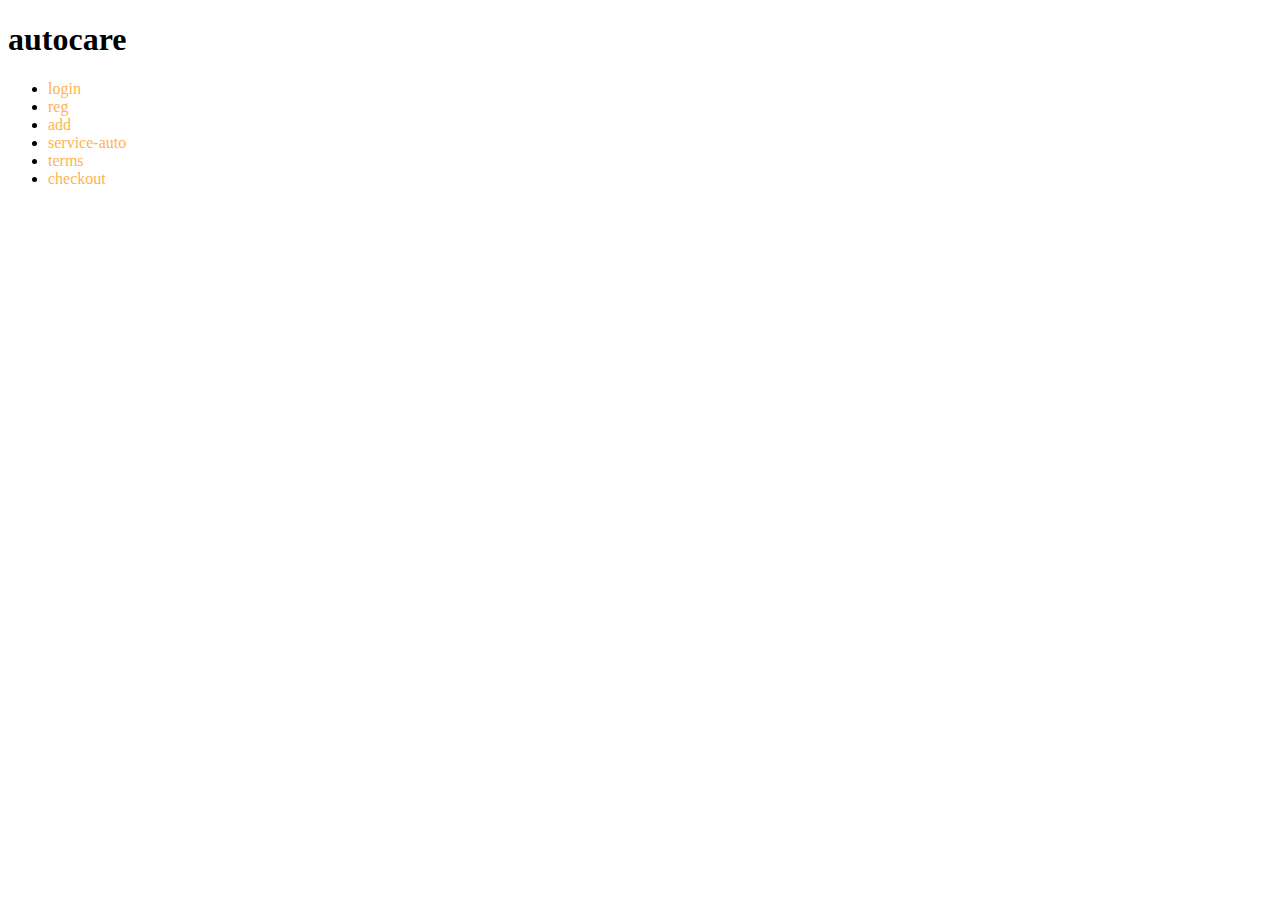
<file: index.html>
<!DOCTYPE html>
<html lang="en">
<head>
  <meta charset="UTF-8">
  <title>Навигация</title>
  <style>
    a {
      text-decoration: none;
    }
    .ok {
      color: #598000;
    }
    .wt {
      color: #ffb351;
    }
    .er {
      color: darkred;
    }
  </style>
</head>
<body>
  <h1>autocare</h1>
  <ul>
    <li><a href="login.html" target="_blank" class='wt'>login</a></li>
    <li><a href="reg.html" target="_blank" class='wt'>reg</a></li>
    <li><a href="add.html" target="_blank" class='wt'>add</a></li>
    <li><a href="service-auto.html" target="_blank" class='wt'>service-auto</a></li>
    <li><a href="terms.html" target="_blank" class='wt'>terms</a></li>
    <li><a href="checkout.html" target="_blank" class="wt">checkout</a></li>
  </ul>
</body>
</html>
</file>
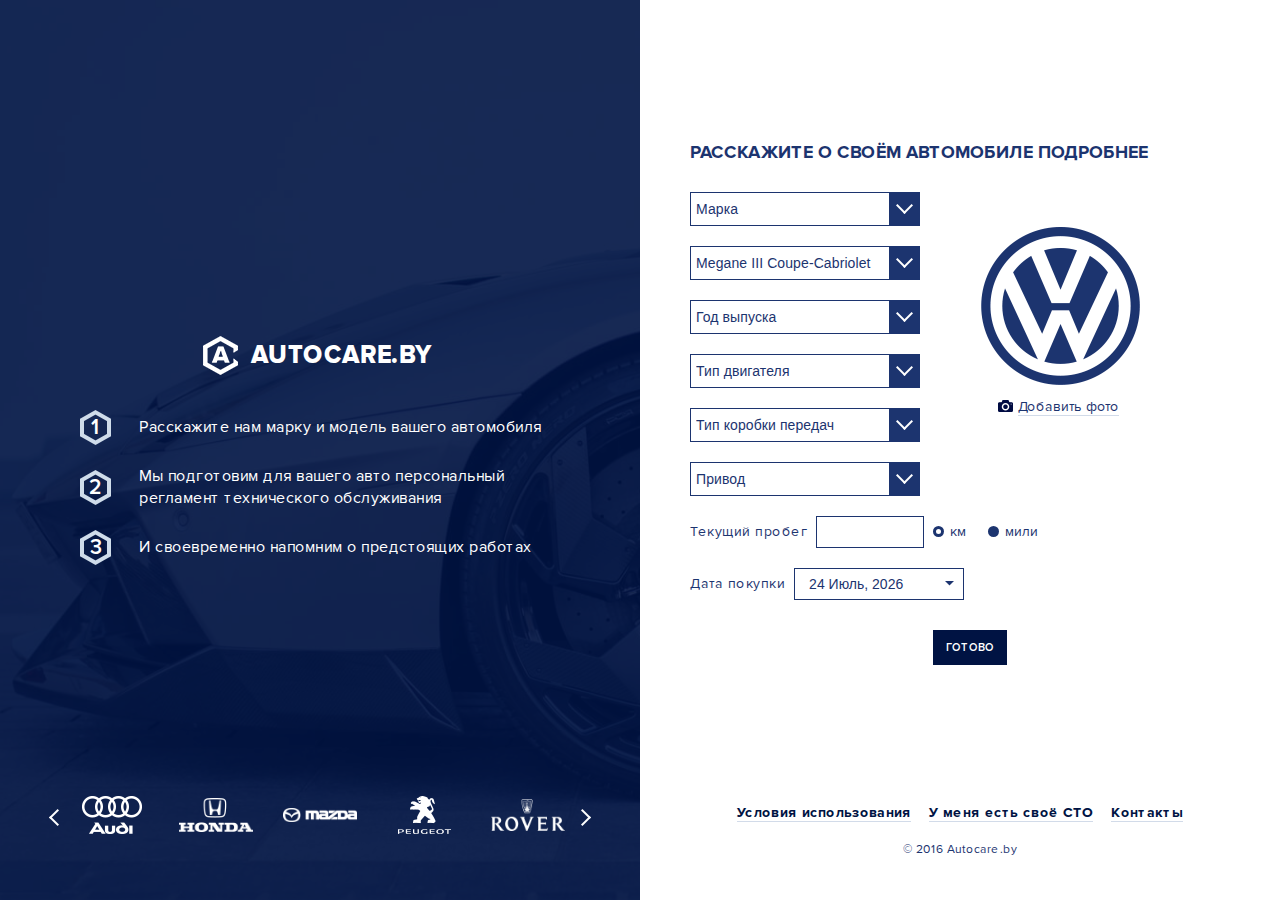
<file: add.html>
<!DOCTYPE html>
<html lang="en">
  <head>
    <title>Добавить автомобиль</title>
    <meta charset="UTF-8">
    <meta name="viewport" content="width=device-width">
    <link rel="shortcut icon" href="favicon.ico" type="image/x-icon">
    <!-- ----------->
    <link rel="stylesheet" type="text/css" href="css/jquery.reject.css">
    <link rel="stylesheet" type="text/css" href="css/owl.carousel.css">
    <link rel="stylesheet" type="text/css" href="css/jquery-ui.min.css">
    <link rel="stylesheet" type="text/css" href="fonts/stylesheet.css">
    <link rel="stylesheet" type="text/css" href="css/style.css">
    <!-- ----------->
    <script type="text/javascript" src="js/jquery-1.11.3.min.js"></script>
    <script type="text/javascript" src="js/jquery.reject.js"></script>
    <script type="text/javascript" src="js/owl.carousel.min.js"></script>
    <script type="text/javascript" src="js/jquery-ui.min.js"></script>
    <script type="text/javascript" src="js/datepicker-ru.js"></script>
    <script type="text/javascript" src="js/jquery.mask.min.js"></script>
    <script type="text/javascript" src="js/script.js"></script><!--[if lt IE 9]>
<script src="http://css3-mediaqueries-js.googlecode.com/files/css3-mediaqueries.js"></script>
<script src="http://html5shim.googlecode.com/svn/trunk/html5.js"></script>
<![endif]-->
  </head>
  <body>
    <div class="bg">
      <div class="bg-sub" style="background-image: url(&quot;img/bg-main.jpg&quot;)"></div>
      <div class="site-cont">
        <div class="container list">
          <div class="logo-cont"><a class="logo pre-ico -logotype" href="#"><span class="ico"></span><span class="text">autocare.by</span></a></div>
          <div class="listing">
            <div class="group">
              <div class="number"><span>1</span></div>
              <div class="text"><span>Расскажите нам марку и модель вашего автомобиля</span></div>
            </div>
            <div class="group">
              <div class="number"><span>2</span></div>
              <div class="text"><span>Мы подготовим для вашего авто персональный регламент технического обслуживания</span></div>
            </div>
            <div class="group">
              <div class="number"><span>3</span></div>
              <div class="text"><span>И своевременно напомним о предстоящих работах</span></div>
            </div>
          </div>
        </div>
        <div class="container-bottom owl-cont">
          <div class="owl-carousel">
            <div class="img-cont"><img src="img/owl-audi.png" alt=""></div>
            <div class="img-cont"><img src="img/owl-honda.png" alt=""></div>
            <div class="img-cont"><img src="img/owl-mazda.png" alt=""></div>
            <div class="img-cont"><img src="img/owl-peugeot.png" alt=""></div>
            <div class="img-cont"><img src="img/owl-rover.png" alt=""></div>
          </div>
        </div>
      </div>
      <div class="site-cont wrapper">
        <div class="wrappIn">
          <div class="wrappInCh">
            <div class="container">
              <form class="add"><span class="title">Расскажите о своём автомобиле подробнее</span>
                <div class="cfix">
                  <div class="left">
                    <div class="select-ui">
                      <select>
                        <option selected value="1">Марка</option>
                        <option value="2">Не Марка</option>
                        <option value="2">Не Марка</option>
                        <option value="2">Не Марка</option>
                        <option value="2">Не Марка</option>
                        <option value="2">Не Марка</option>
                        <option value="2">Не Марка</option>
                      </select>
                    </div>
                    <div class="select-ui">
                      <select>
                        <option selected value="1">Megane III Coupe-Cabriolet</option>
                        <option value="2">Megane III Coupe-CabrioletMegane III Coupe-Cabriolet</option>
                        <option value="2">Megane III Coupe-CabrioletMegane III Coupe-Cabriolet</option>
                        <option value="2">Megane III Coupe-CabrioletMegane III Coupe-Cabriolet</option>
                        <option value="2">Megane III Coupe-CabrioletMegane III Coupe-Cabriolet</option>
                        <option value="2">Megane III Coupe-CabrioletMegane III Coupe-Cabriolet</option>
                        <option value="2">Megane III Coupe-CabrioletMegane III Coupe-Cabriolet</option>
                      </select>
                    </div>
                    <div class="select-ui">
                      <select>
                        <option selected value="1">Год выпуска</option>
                        <option value="2">2016</option>
                        <option value="2">2016</option>
                        <option value="2">2016</option>
                        <option value="2">2016</option>
                        <option value="2">2016</option>
                        <option value="2">2016</option>
                        <option value="2">2016</option>
                      </select>
                    </div>
                    <div class="select-ui">
                      <select>
                        <option selected value="1">Тип двигателя</option>
                        <option value="2">1</option>
                        <option value="2">1</option>
                        <option value="2">1</option>
                        <option value="2">1</option>
                        <option value="2">1</option>
                        <option value="2">1</option>
                        <option value="2">1</option>
                      </select>
                    </div>
                    <div class="select-ui">
                      <select>
                        <option selected value="1">Тип коробки передач</option>
                        <option value="2">1</option>
                        <option value="2">1</option>
                        <option value="2">1</option>
                        <option value="2">1</option>
                        <option value="2">1</option>
                        <option value="2">1</option>
                        <option value="2">1</option>
                      </select>
                    </div>
                    <div class="select-ui">
                      <select>
                        <option selected value="1">Привод</option>
                        <option value="2">1</option>
                        <option value="2">1</option>
                        <option value="2">1</option>
                      </select>
                    </div>
                  </div>
                  <div class="right center">
                    <div class="user-photo" style="background-image: url(&quot;img/photo.png&quot;)"></div>
                    <label class="add-photo" for="img">
                      <div class="pre-ico -add-photo"><i class="ico"></i><span class="link">Добавить фото</span></div>
                      <input id="img" type="file">
                    </label>
                  </div>
                </div>
                <div class="other">
                  <label class="lb-inline mileage" for="vin"><span>Текущий пробег</span>
                    <input class="format" type="text" value="" id="vin">
                  </label>
                  <div class="radio-group">
                    <label class="radio-check" for="ra1">
                      <input type="radio" name="selector" checked id="ra1">
                      <div class="radio">
                        <div class="dot"></div>
                      </div><span>км</span>
                    </label>
                    <label class="radio-check" for="ra2">
                      <input type="radio" name="selector" id="ra2">
                      <div class="radio">
                        <div class="dot"></div>
                      </div><span>мили</span>
                    </label>
                  </div>
                  <label class="lb-inline date" for="date"><span>Дата покупки</span>
                    <input class="datepicker" type="date" value="" id="date">
                  </label>
                </div>
                <div class="center">
                  <label class="btn button dark" for="okgo">готово</label>
                  <input type="submit" id="okgo">
                </div>
              </form>
            </div>
            <div class="container-bottom footer">
              <div class="navigation-footer">
                <div class="nav-cell"><a href="#">Условия использования</a></div>
                <div class="nav-cell"><a href="#">У меня есть своё СТО</a></div>
                <div class="nav-cell"><a href="#">Контакты</a></div>
              </div>
              <div class="copyright"><span>© 2016 Autocare.by</span></div>
            </div>
          </div>
        </div>
      </div>
    </div>
  </body>
</html>
</file>
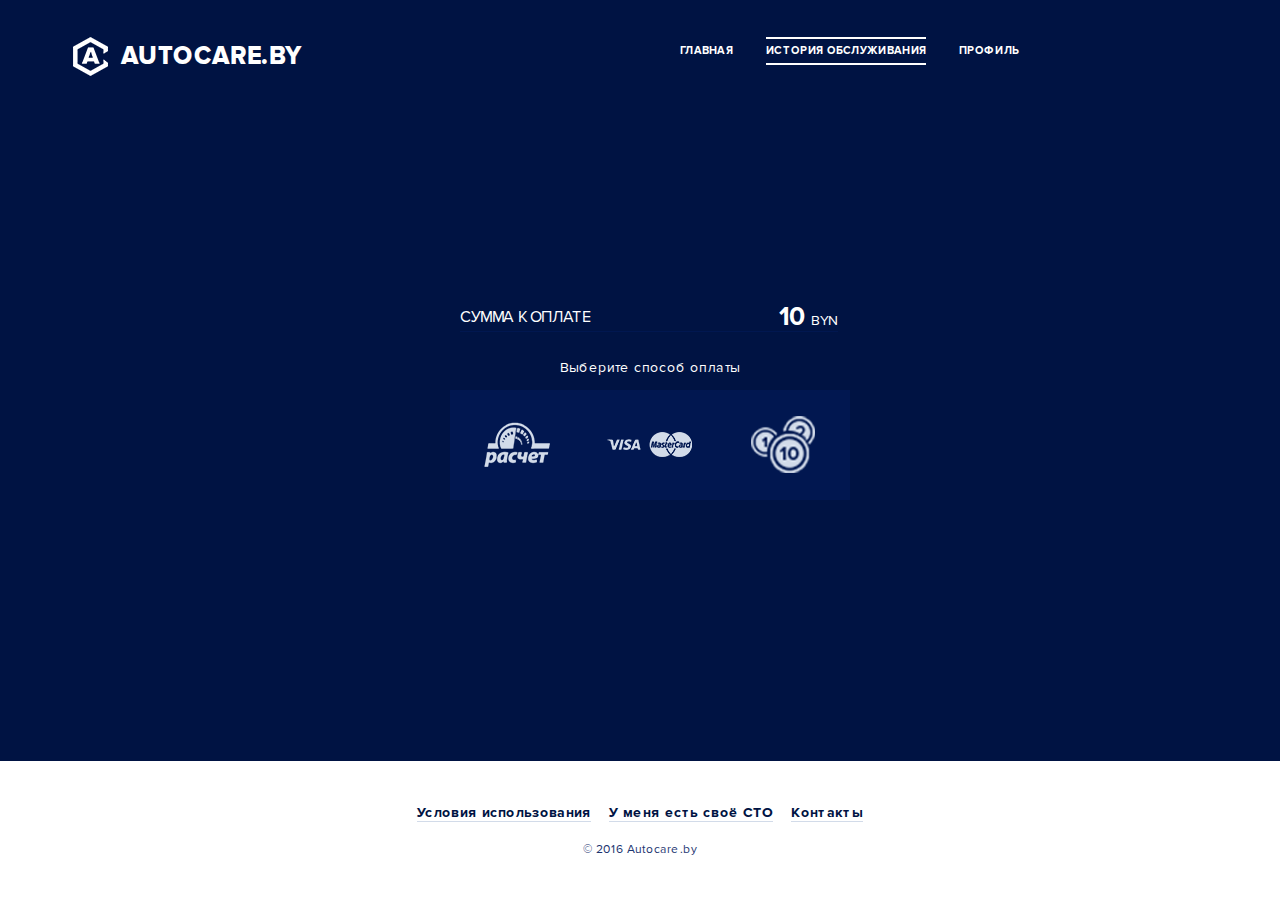
<file: checkout.html>
<!DOCTYPE html>
<html lang="en">
  <head>
    <title>Оплата</title>
    <meta charset="UTF-8">
    <meta name="viewport" content="width=device-width">
    <link rel="shortcut icon" href="favicon.ico" type="image/x-icon">
    <!-- ----------->
    <link rel="stylesheet" type="text/css" href="css/jquery.reject.css">
    <link rel="stylesheet" type="text/css" href="css/owl.carousel.css">
    <link rel="stylesheet" type="text/css" href="css/jquery-ui.min.css">
    <link rel="stylesheet" type="text/css" href="fonts/stylesheet.css">
    <link rel="stylesheet" type="text/css" href="css/style.css">
    <!-- ----------->
    <script type="text/javascript" src="js/jquery-1.11.3.min.js"></script>
    <script type="text/javascript" src="js/jquery.reject.js"></script>
    <script type="text/javascript" src="js/owl.carousel.min.js"></script>
    <script type="text/javascript" src="js/jquery-ui.min.js"></script>
    <script type="text/javascript" src="js/datepicker-ru.js"></script>
    <script type="text/javascript" src="js/jquery.mask.min.js"></script>
    <script type="text/javascript" src="js/script.js"></script><!--[if lt IE 9]>
<script src="http://css3-mediaqueries-js.googlecode.com/files/css3-mediaqueries.js"></script>
<script src="http://html5shim.googlecode.com/svn/trunk/html5.js"></script>
<![endif]-->
  </head>
  <body>
    <div class="header trm">
      <div class="header-cont cfix">
        <div class="cont cfix">
          <div class="logo-cont"><a class="logo pre-ico -logotype" href="#"><span class="ico"></span><span class="text">autocare.by</span></a></div>
          <button class="btn nav-btn">
            <div class="hamburger"><span class="strip"></span><span class="strip"></span><span class="strip"></span></div>
          </button>
        </div>
      </div>
      <div class="navigation">
        <div class="nav-collapse">
          <ul class="lts flt nav">
            <li><a href="#">Главная</a></li>
            <li><a class="active" href="#">История обслуживания</a></li>
            <li><a href="#">Профиль</a></li>
          </ul>
        </div>
      </div>
    </div>
    <div class="checkout">
      <div class="site-cont">
        <div class="wrappIn">
          <div class="wrappInCh">
            <div class="container">
              <div class="total cfix"><span class="text">Сумма к оплате</span><span class="price"><span class="cap">10</span> BYN</span></div>
              <div class="pay-method">
                <div class="text">
                  <p>Выберите способ оплаты</p>
                </div>
                <div class="option cfix">
                  <div class="item btn">
                    <div class="u-pay erip"></div>
                  </div>
                  <div class="item btn">
                    <div class="u-pay visa"></div>
                  </div>
                  <div class="item btn">
                    <div class="u-pay cash"></div>
                  </div>
                </div>
                <div class="answers">
                  <div class="answer" style="display: none">
                    <p>РАСЧЕТ!</p>
                    <p>Благодарим за интерес к сервису autocare.by и желание осуществить оплату.</p>
                    <p>В настоящее время проходит изучение спроса к данным сервиса.</p>
                    <p>Для вас активирована полная версия продукта.</p>
                  </div>
                  <div class="answer" style="display: none">
                    <p>VISA!</p>
                    <p>Благодарим за интерес к сервису autocare.by и желание осуществить оплату.</p>
                    <p>В настоящее время проходит изучение спроса к данным сервиса.</p>
                    <p>Для вас активирована полная версия продукта.</p>
                  </div>
                  <div class="answer" style="display: none">
                    <p>GOLD!</p>
                    <p>Благодарим за интерес к сервису autocare.by и желание осуществить оплату.</p>
                    <p>В настоящее время проходит изучение спроса к данным сервиса.</p>
                    <p>Для вас активирована полная версия продукта.</p>
                  </div>
                </div>
              </div>
            </div>
          </div>
        </div>
      </div>
      <div class="container-bottom footer">
        <div class="navigation-footer">
          <div class="nav-cell"><a href="#">Условия использования</a></div>
          <div class="nav-cell"><a href="#">У меня есть своё СТО</a></div>
          <div class="nav-cell"><a href="#">Контакты</a></div>
        </div>
        <div class="copyright"><span>© 2016 Autocare.by</span></div>
      </div>
    </div>
  </body>
</html>
</file>
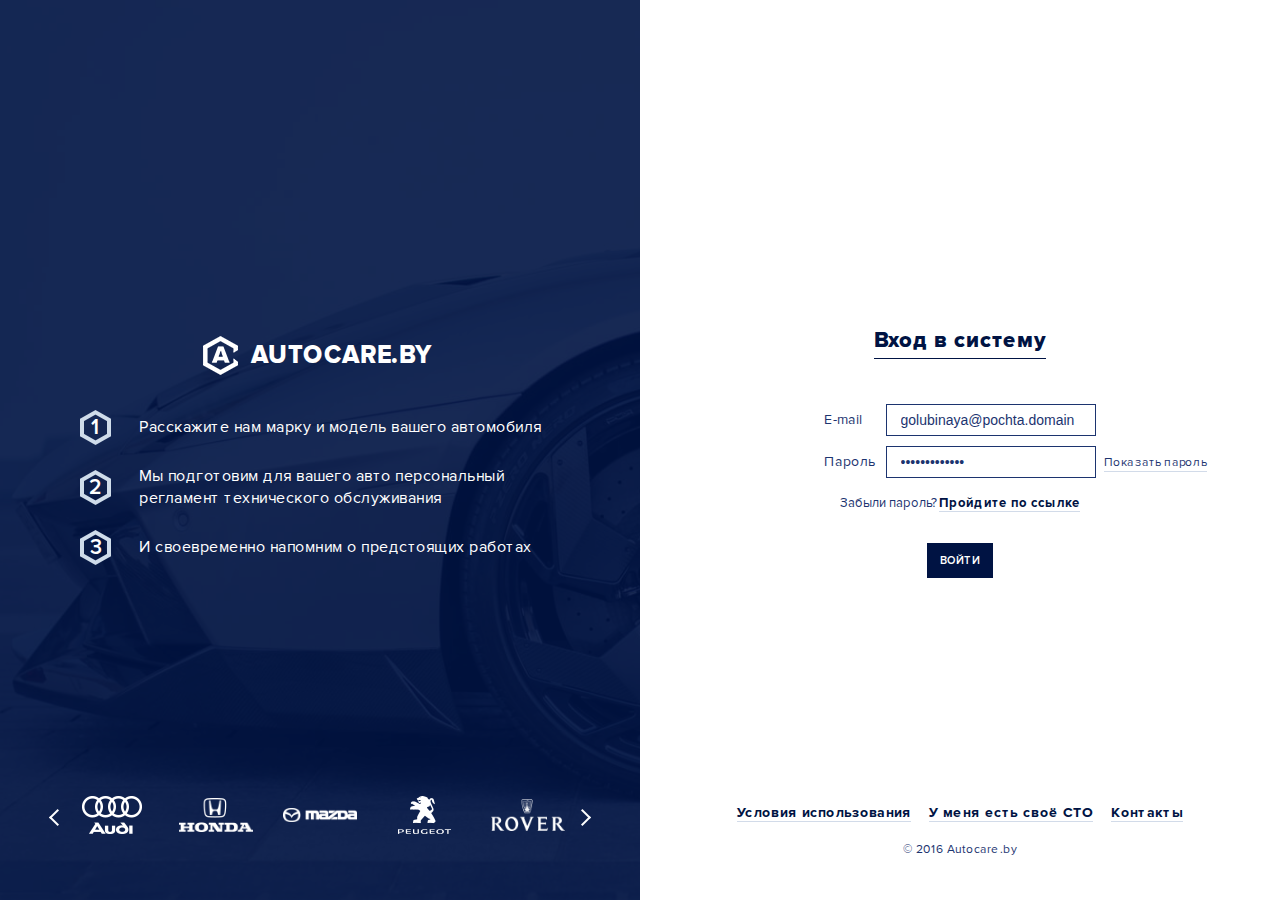
<file: login.html>
<!DOCTYPE html>
<html lang="en">
  <head>
    <title>Вход в систему</title>
    <meta charset="UTF-8">
    <meta name="viewport" content="width=device-width">
    <link rel="shortcut icon" href="favicon.ico" type="image/x-icon">
    <!-- ----------->
    <link rel="stylesheet" type="text/css" href="css/jquery.reject.css">
    <link rel="stylesheet" type="text/css" href="css/owl.carousel.css">
    <link rel="stylesheet" type="text/css" href="css/jquery-ui.min.css">
    <link rel="stylesheet" type="text/css" href="fonts/stylesheet.css">
    <link rel="stylesheet" type="text/css" href="css/style.css">
    <!-- ----------->
    <script type="text/javascript" src="js/jquery-1.11.3.min.js"></script>
    <script type="text/javascript" src="js/jquery.reject.js"></script>
    <script type="text/javascript" src="js/owl.carousel.min.js"></script>
    <script type="text/javascript" src="js/jquery-ui.min.js"></script>
    <script type="text/javascript" src="js/datepicker-ru.js"></script>
    <script type="text/javascript" src="js/jquery.mask.min.js"></script>
    <script type="text/javascript" src="js/script.js"></script><!--[if lt IE 9]>
<script src="http://css3-mediaqueries-js.googlecode.com/files/css3-mediaqueries.js"></script>
<script src="http://html5shim.googlecode.com/svn/trunk/html5.js"></script>
<![endif]-->
  </head>
  <body>
    <div class="bg">
      <div class="bg-sub" style="background-image: url(&quot;img/bg-main.jpg&quot;)"></div>
      <div class="site-cont">
        <div class="container list">
          <div class="logo-cont"><a class="logo pre-ico -logotype" href="#"><span class="ico"></span><span class="text">autocare.by</span></a></div>
          <div class="listing">
            <div class="group">
              <div class="number"><span>1</span></div>
              <div class="text"><span>Расскажите нам марку и модель вашего автомобиля</span></div>
            </div>
            <div class="group">
              <div class="number"><span>2</span></div>
              <div class="text"><span>Мы подготовим для вашего авто персональный регламент технического обслуживания</span></div>
            </div>
            <div class="group">
              <div class="number"><span>3</span></div>
              <div class="text"><span>И своевременно напомним о предстоящих работах</span></div>
            </div>
          </div>
        </div>
        <div class="container-bottom owl-cont">
          <div class="owl-carousel">
            <div class="img-cont"><img src="img/owl-audi.png" alt=""></div>
            <div class="img-cont"><img src="img/owl-honda.png" alt=""></div>
            <div class="img-cont"><img src="img/owl-mazda.png" alt=""></div>
            <div class="img-cont"><img src="img/owl-peugeot.png" alt=""></div>
            <div class="img-cont"><img src="img/owl-rover.png" alt=""></div>
          </div>
        </div>
      </div>
      <div class="site-cont wrapper">
        <div class="container list">
          <form class="auth">
            <div class="main-title"><span>Вход в систему</span></div>
            <label class="lb-inline" for="email"><span>E-mail</span>
              <input type="email" value="golubinaya@pochta.domain" id="email">
            </label>
            <label class="lb-inline" for="pass"><span>Пароль</span>
              <input type="password" value="Yb3pnac$Mopb!" id="pass"><a class="hide" href="#">Показать пароль</a>
            </label>
            <div class="remb"><span>Забыли пароль? <a href="#">Пройдите по ссылке</a></span></div>
            <label class="btn button dark" for="login">Войти
              <input type="submit" id="login">
            </label>
          </form>
        </div>
        <div class="container-bottom footer">
          <div class="navigation-footer">
            <div class="nav-cell"><a href="#">Условия использования</a></div>
            <div class="nav-cell"><a href="#">У меня есть своё СТО</a></div>
            <div class="nav-cell"><a href="#">Контакты</a></div>
          </div>
          <div class="copyright"><span>© 2016 Autocare.by</span></div>
        </div>
      </div>
    </div>
  </body>
</html>
</file>
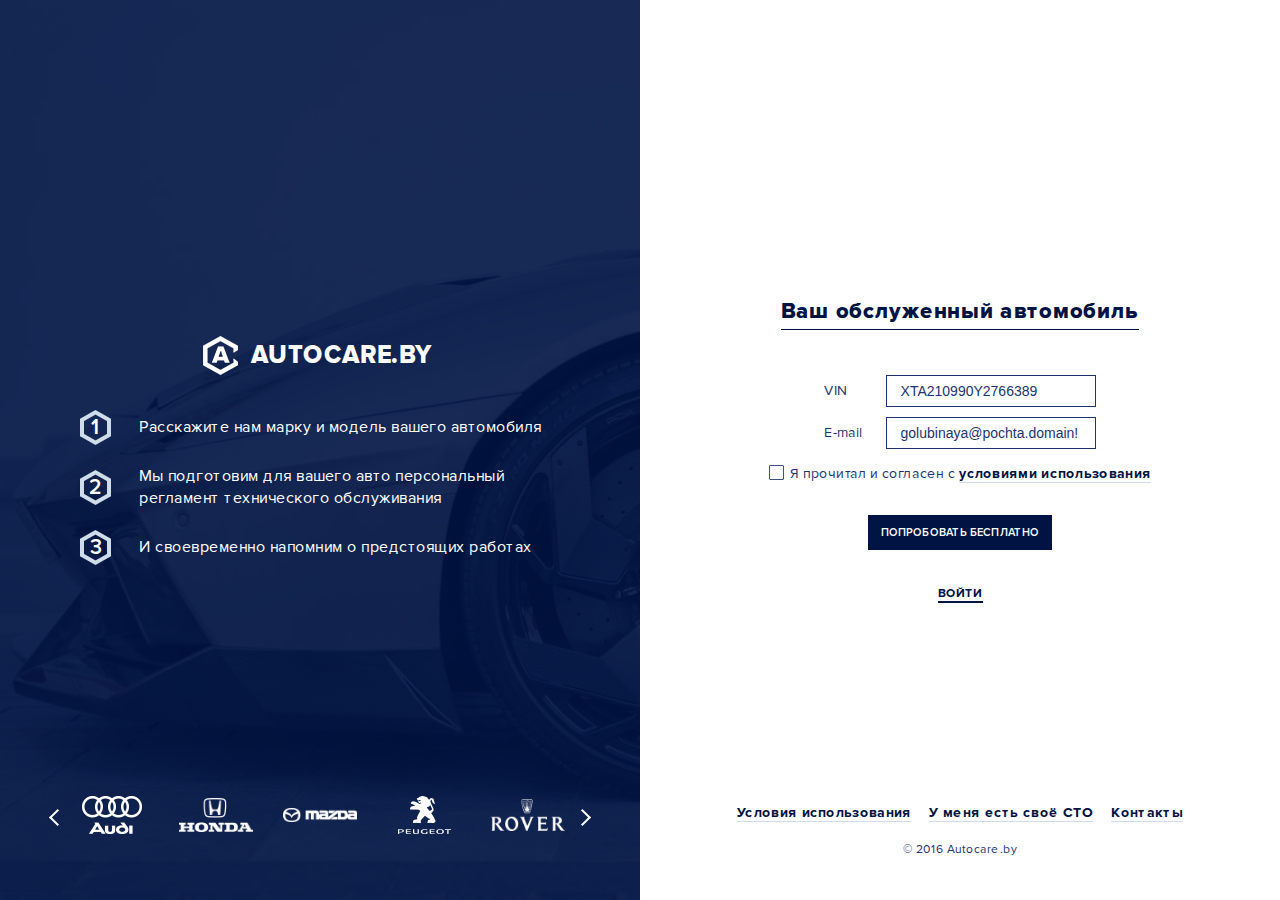
<file: reg.html>
<!DOCTYPE html>
<html lang="en">
  <head>
    <title>Регистрация</title>
    <meta charset="UTF-8">
    <meta name="viewport" content="width=device-width">
    <link rel="shortcut icon" href="favicon.ico" type="image/x-icon">
    <!-- ----------->
    <link rel="stylesheet" type="text/css" href="css/jquery.reject.css">
    <link rel="stylesheet" type="text/css" href="css/owl.carousel.css">
    <link rel="stylesheet" type="text/css" href="css/jquery-ui.min.css">
    <link rel="stylesheet" type="text/css" href="fonts/stylesheet.css">
    <link rel="stylesheet" type="text/css" href="css/style.css">
    <!-- ----------->
    <script type="text/javascript" src="js/jquery-1.11.3.min.js"></script>
    <script type="text/javascript" src="js/jquery.reject.js"></script>
    <script type="text/javascript" src="js/owl.carousel.min.js"></script>
    <script type="text/javascript" src="js/jquery-ui.min.js"></script>
    <script type="text/javascript" src="js/datepicker-ru.js"></script>
    <script type="text/javascript" src="js/jquery.mask.min.js"></script>
    <script type="text/javascript" src="js/script.js"></script><!--[if lt IE 9]>
<script src="http://css3-mediaqueries-js.googlecode.com/files/css3-mediaqueries.js"></script>
<script src="http://html5shim.googlecode.com/svn/trunk/html5.js"></script>
<![endif]-->
  </head>
  <body>
    <div class="bg">
      <div class="bg-sub" style="background-image: url(&quot;img/bg-main.jpg&quot;)"></div>
      <div class="site-cont">
        <div class="container list">
          <div class="logo-cont"><a class="logo pre-ico -logotype" href="#"><span class="ico"></span><span class="text">autocare.by</span></a></div>
          <div class="listing">
            <div class="group">
              <div class="number"><span>1</span></div>
              <div class="text"><span>Расскажите нам марку и модель вашего автомобиля</span></div>
            </div>
            <div class="group">
              <div class="number"><span>2</span></div>
              <div class="text"><span>Мы подготовим для вашего авто персональный регламент технического обслуживания</span></div>
            </div>
            <div class="group">
              <div class="number"><span>3</span></div>
              <div class="text"><span>И своевременно напомним о предстоящих работах</span></div>
            </div>
          </div>
        </div>
        <div class="container-bottom owl-cont">
          <div class="owl-carousel">
            <div class="img-cont"><img src="img/owl-audi.png" alt=""></div>
            <div class="img-cont"><img src="img/owl-honda.png" alt=""></div>
            <div class="img-cont"><img src="img/owl-mazda.png" alt=""></div>
            <div class="img-cont"><img src="img/owl-peugeot.png" alt=""></div>
            <div class="img-cont"><img src="img/owl-rover.png" alt=""></div>
          </div>
        </div>
      </div>
      <div class="site-cont wrapper">
        <div class="container list">
          <form class="auth">
            <div class="main-title"><span>Ваш обслуженный автомобиль</span></div>
            <label class="lb-inline" for="vin"><span>VIN</span>
              <input type="text" value="XTA210990Y2766389" required id="vin">
            </label>
            <label class="lb-inline" for="email"><span>E-mail</span>
              <input type="email" value="golubinaya@pochta.domain!" required id="email">
            </label>
            <label class="radio-check" for="che">
              <input type="checkbox" required id="che"><span class="check"><span class="dot"></span></span><span>Я прочитал и согласен с <a href="#">условиями использования</a></span>
            </label>
            <div>
              <label class="btn button dark" for="try">попробовать бесплатно
                <input type="submit" id="try">
              </label>
            </div>
            <div>
              <label class="btn link dark" for="login"><span class="solid">Войти
                  <input type="submit" id="login"></span></label>
            </div>
          </form>
        </div>
        <div class="container-bottom footer">
          <div class="navigation-footer">
            <div class="nav-cell"><a href="#">Условия использования</a></div>
            <div class="nav-cell"><a href="#">У меня есть своё СТО</a></div>
            <div class="nav-cell"><a href="#">Контакты</a></div>
          </div>
          <div class="copyright"><span>© 2016 Autocare.by</span></div>
        </div>
      </div>
    </div>
  </body>
</html>
</file>
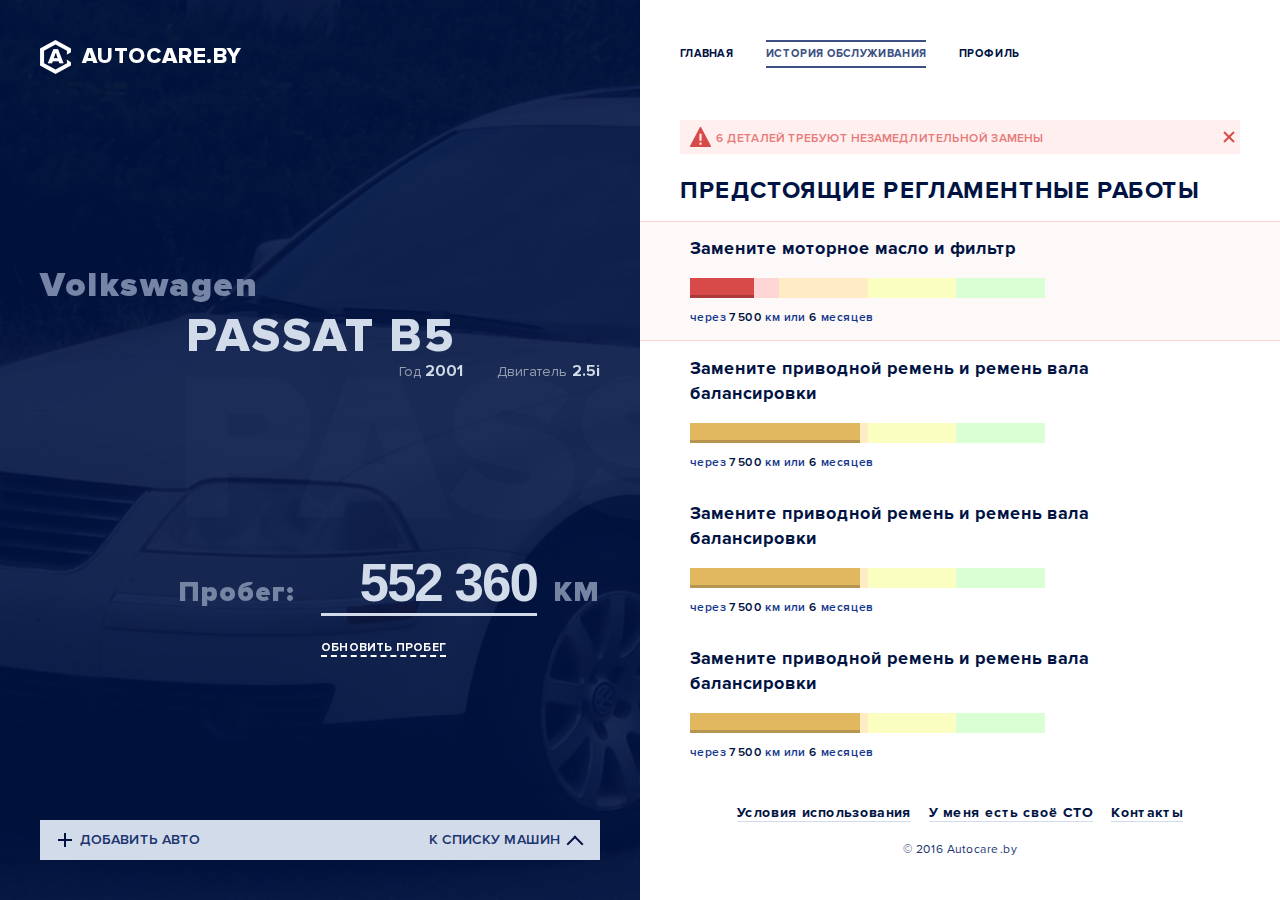
<file: service-auto.html>
<!DOCTYPE html>
<html lang="en">
  <head>
    <title>Сервис</title>
    <meta charset="UTF-8">
    <meta name="viewport" content="width=device-width">
    <link rel="shortcut icon" href="favicon.ico" type="image/x-icon">
    <!-- ----------->
    <link rel="stylesheet" type="text/css" href="css/jquery.reject.css">
    <link rel="stylesheet" type="text/css" href="css/owl.carousel.css">
    <link rel="stylesheet" type="text/css" href="css/jquery-ui.min.css">
    <link rel="stylesheet" type="text/css" href="fonts/stylesheet.css">
    <link rel="stylesheet" type="text/css" href="css/style.css">
    <!-- ----------->
    <script type="text/javascript" src="js/jquery-1.11.3.min.js"></script>
    <script type="text/javascript" src="js/jquery.reject.js"></script>
    <script type="text/javascript" src="js/owl.carousel.min.js"></script>
    <script type="text/javascript" src="js/jquery-ui.min.js"></script>
    <script type="text/javascript" src="js/datepicker-ru.js"></script>
    <script type="text/javascript" src="js/jquery.mask.min.js"></script>
    <script type="text/javascript" src="js/script.js"></script><!--[if lt IE 9]>
<script src="http://css3-mediaqueries-js.googlecode.com/files/css3-mediaqueries.js"></script>
<script src="http://html5shim.googlecode.com/svn/trunk/html5.js"></script>
<![endif]-->
  </head>
  <body>
    <div class="bg">
      <div class="bg-sub" style="background-image: url(&quot;img/bg-service.jpg&quot;)"></div>
      <div class="servHeader">
        <div class="header">
          <div class="header-cont">
            <div class="container">
              <div class="cont cfix">
                <div class="logo-cont"><a class="logo min pre-ico -logotype" href="#"><span class="ico"></span><span class="text">autocare.by</span></a></div>
                <button class="btn nav-btn">
                  <div class="hamburger"><span class="strip"></span><span class="strip"></span><span class="strip"></span></div>
                </button>
              </div>
            </div>
          </div>
          <div class="navigation dark">
            <div class="container">
              <div class="nav-collapse">
                <ul class="lts flt nav">
                  <li><a href="#">Главная</a></li>
                  <li><a class="active" href="#">История обслуживания</a></li>
                  <li><a href="#">Профиль</a></li>
                </ul>
              </div>
            </div>
          </div>
        </div>
      </div>
      <div class="site-cont serv">
        <form class="meta">
          <div class="container"><span class="mark">Volkswagen</span><span class="model">passat b5</span><span class="info">Год <span class="cap">2001</span></span><span class="info">Двигатель <span class="cap">2.5i</span></span><span class="shadow">passat b5</span><span class="mileage">Пробег: 
              <input class="format" value="552 360" disabled id="mil-input"> <span class="cap">км</span></span>
            <div class="buttons">
              <div class="goup1"><span class="btn link light" id="mil-update"><span class="dashed">Обновить ПРОБЕГ</span></span></div>
              <div class="goup2" style="display: none">
                <label class="btn button light" id="mil-save">сохранить</label>
                <label class="btn button" id="mil-cancel">отменить</label>
              </div>
            </div>
          </div>
        </form>
        <div class="service">
          <div class="tab-content" style="display: none">
            <div class="btn close big"></div>
            <form class="add"><span class="title">Расскажите о своём автомобиле подробнее</span>
              <div class="cfix">
                <div class="left">
                  <div class="select-ui">
                    <select>
                      <option selected value="1">Марка</option>
                      <option value="2">Не Марка</option>
                      <option value="2">Не Марка</option>
                      <option value="2">Не Марка</option>
                      <option value="2">Не Марка</option>
                      <option value="2">Не Марка</option>
                      <option value="2">Не Марка</option>
                    </select>
                  </div>
                  <div class="select-ui">
                    <select>
                      <option selected value="1">Megane III Coupe-Cabriolet</option>
                      <option value="2">Megane III Coupe-CabrioletMegane III Coupe-Cabriolet</option>
                      <option value="2">Megane III Coupe-CabrioletMegane III Coupe-Cabriolet</option>
                      <option value="2">Megane III Coupe-CabrioletMegane III Coupe-Cabriolet</option>
                      <option value="2">Megane III Coupe-CabrioletMegane III Coupe-Cabriolet</option>
                      <option value="2">Megane III Coupe-CabrioletMegane III Coupe-Cabriolet</option>
                      <option value="2">Megane III Coupe-CabrioletMegane III Coupe-Cabriolet</option>
                    </select>
                  </div>
                  <div class="select-ui">
                    <select>
                      <option selected value="1">Год выпуска</option>
                      <option value="2">2016</option>
                      <option value="2">2016</option>
                      <option value="2">2016</option>
                      <option value="2">2016</option>
                      <option value="2">2016</option>
                      <option value="2">2016</option>
                      <option value="2">2016</option>
                    </select>
                  </div>
                  <div class="select-ui">
                    <select>
                      <option selected value="1">Тип двигателя</option>
                      <option value="2">1</option>
                      <option value="2">1</option>
                      <option value="2">1</option>
                      <option value="2">1</option>
                      <option value="2">1</option>
                      <option value="2">1</option>
                      <option value="2">1</option>
                    </select>
                  </div>
                  <div class="select-ui">
                    <select>
                      <option selected value="1">Тип коробки передач</option>
                      <option value="2">1</option>
                      <option value="2">1</option>
                      <option value="2">1</option>
                      <option value="2">1</option>
                      <option value="2">1</option>
                      <option value="2">1</option>
                      <option value="2">1</option>
                    </select>
                  </div>
                  <div class="select-ui">
                    <select>
                      <option selected value="1">Привод</option>
                      <option value="2">1</option>
                      <option value="2">1</option>
                      <option value="2">1</option>
                    </select>
                  </div>
                </div>
                <div class="right center">
                  <div class="user-photo" style="background-image: url(&quot;img/photo.png&quot;)"></div>
                  <label class="add-photo" for="img">
                    <div class="pre-ico -add-photo"><i class="ico"></i><span class="link">Добавить фото</span></div>
                    <input id="img" type="file">
                  </label>
                </div>
              </div>
              <div class="other">
                <label class="lb-inline mileage" for="vin"><span>Текущий пробег</span>
                  <input class="format" type="text" value="" id="vin">
                </label>
                <div class="radio-group">
                  <label class="radio-check" for="ra1">
                    <input type="radio" name="selector" checked id="ra1">
                    <div class="radio">
                      <div class="dot"></div>
                    </div><span>км</span>
                  </label>
                  <label class="radio-check" for="ra2">
                    <input type="radio" name="selector" id="ra2">
                    <div class="radio">
                      <div class="dot"></div>
                    </div><span>мили</span>
                  </label>
                </div>
                <label class="lb-inline date" for="date"><span>Дата покупки</span>
                  <input class="datepicker" type="date" value="" id="date">
                </label>
              </div>
              <div class="center">
                <label class="btn button dark" for="okgo">готово</label>
                <input type="submit" id="okgo">
              </div>
            </form>
          </div>
          <div class="tab-content" style="display: none">
            <div class="btn close big"></div><span class="title">ваши машины</span>
            <div class="auto-cont cfix">
              <div class="auto" style="background-image: url(&quot;img/auto.jpg&quot;)"><span class="text">A6 2000г</span></div>
              <div class="auto" style="background-image: url(&quot;img/auto.jpg&quot;)"><span class="text">A6 2000г</span></div>
              <div class="auto" style="background-image: url(&quot;img/auto.jpg&quot;)"><span class="text">A6 2000г</span></div>
              <div class="auto" style="background-image: url(&quot;img/auto.jpg&quot;)"><span class="text">A6 2000г</span></div>
              <div class="auto no-bg" style="background-image: url(&quot;img/auto.jpg&quot;)"><span class="text">A6 2000г</span></div>
            </div>
          </div>
        </div>
        <div class="container-bottom">
          <div class="tab-control"><span class="btn tabs one">
              <div class="pre-ico -add-car"><i class="ico"></i><span class="lik">Добавить авто</span></div></span><span class="btn tabs two">
              <div class="pre-ico -list-car"><span class="lik">К списку машин</span><i class="ico"></i></div></span></div>
        </div>
      </div>
      <div class="site-cont wrapper wrap-serv">
        <div class="container">
          <div class="message alert">
            <div class="pre-ico -message"><i class="ico"></i><span>6 деталей требуют незамедлительной замены</span></div>
            <div class="btn close cross"></div>
          </div>
          <h2>Предстоящие регламентные работы</h2>
        </div>
        <div class="test-style">
          <div class="task">
            <div class="container">
              <div class="task-cont">
                <div class="btn close hov"></div>
                <h3>Замените моторное масло и фильтр</h3>
                <div class="bar-ui">
                  <div class="bars">
                    <div class="progress">
                      <div class="progress-fon alert"></div>
                      <div class="progress-fon double-warning"></div>
                      <div class="progress-fon warning"></div>
                      <div class="progress-fon success"></div>
                      <div class="progress-bar" role="progressbar" style="width: 18%"></div>
                    </div><span class="when">через <span class="cap">7500</span> км или <span class="cap">6</span> месяцев</span>
                  </div>
                  <div class="buttons"><span class="btn link dark hov" data-modal="enroll"><span class="dashed">сделано</span></span><span class="btn link dark hov"><span class="solid">записаться</span></span></div>
                </div>
              </div>
            </div>
          </div>
          <div class="task">
            <div class="container">
              <div class="task-cont">
                <div class="btn close hov"></div>
                <h3>Замените приводной ремень и ремень вала балансировки</h3>
                <div class="bar-ui">
                  <div class="bars">
                    <div class="progress">
                      <div class="progress-fon alert"></div>
                      <div class="progress-fon double-warning"></div>
                      <div class="progress-fon warning"></div>
                      <div class="progress-fon success"></div>
                      <div class="progress-bar" role="progressbar" style="width: 48%"></div>
                    </div><span class="when">через <span class="cap">7500</span> км или <span class="cap">6</span> месяцев</span>
                  </div>
                  <div class="buttons"><span class="btn link dark hov enroll" data-modal="enroll"><span class="dashed">сделано</span></span><span class="btn link dark hov"><span class="solid">записаться</span></span></div>
                </div>
              </div>
            </div>
          </div>
          <div class="task">
            <div class="container">
              <div class="task-cont">
                <div class="btn close hov"></div>
                <h3>Замените приводной ремень и ремень вала балансировки</h3>
                <div class="bar-ui">
                  <div class="bars">
                    <div class="progress">
                      <div class="progress-fon alert"></div>
                      <div class="progress-fon double-warning"></div>
                      <div class="progress-fon warning"></div>
                      <div class="progress-fon success"></div>
                      <div class="progress-bar" role="progressbar" style="width: 48%"></div>
                    </div><span class="when">через <span class="cap">7500</span> км или <span class="cap">6</span> месяцев</span>
                  </div>
                  <div class="buttons"><span class="btn link dark hov enroll" data-modal="enroll"><span class="dashed">сделано</span></span><span class="btn link dark hov"><span class="solid">записаться</span></span></div>
                </div>
              </div>
            </div>
          </div>
          <div class="task">
            <div class="container">
              <div class="task-cont">
                <div class="btn close hov"></div>
                <h3>Замените приводной ремень и ремень вала балансировки</h3>
                <div class="bar-ui">
                  <div class="bars">
                    <div class="progress">
                      <div class="progress-fon alert"></div>
                      <div class="progress-fon double-warning"></div>
                      <div class="progress-fon warning"></div>
                      <div class="progress-fon success"></div>
                      <div class="progress-bar" role="progressbar" style="width: 48%"></div>
                    </div><span class="when">через <span class="cap">7500</span> км или <span class="cap">6</span> месяцев</span>
                  </div>
                  <div class="buttons"><span class="btn link dark hov enroll" data-modal="enroll"><span class="dashed">сделано</span></span><span class="btn link dark hov"><span class="solid">записаться</span></span></div>
                </div>
              </div>
            </div>
          </div>
          <div class="task">
            <div class="container">
              <div class="task-cont">
                <div class="btn close hov"></div>
                <h3>Замените приводной ремень и ремень вала балансировки</h3>
                <div class="bar-ui">
                  <div class="bars">
                    <div class="progress">
                      <div class="progress-fon alert"></div>
                      <div class="progress-fon double-warning"></div>
                      <div class="progress-fon warning"></div>
                      <div class="progress-fon success"></div>
                      <div class="progress-bar" role="progressbar" style="width: 48%"></div>
                    </div><span class="when">через <span class="cap">7500</span> км или <span class="cap">6</span> месяцев</span>
                  </div>
                  <div class="buttons"><span class="btn link dark hov enroll" data-modal="enroll"><span class="dashed">сделано</span></span><span class="btn link dark hov"><span class="solid">записаться</span></span></div>
                </div>
              </div>
            </div>
          </div>
          <div class="task">
            <div class="container">
              <div class="task-cont">
                <div class="btn close hov"></div>
                <h3>Замените приводной ремень и ремень вала балансировки</h3>
                <div class="bar-ui">
                  <div class="bars">
                    <div class="progress">
                      <div class="progress-fon alert"></div>
                      <div class="progress-fon double-warning"></div>
                      <div class="progress-fon warning"></div>
                      <div class="progress-fon success"></div>
                      <div class="progress-bar" role="progressbar" style="width: 48%"></div>
                    </div><span class="when">через <span class="cap">7500</span> км или <span class="cap">6</span> месяцев</span>
                  </div>
                  <div class="buttons"><span class="btn link dark hov enroll" data-modal="enroll"><span class="dashed">сделано</span></span><span class="btn link dark hov"><span class="solid">записаться</span></span></div>
                </div>
              </div>
            </div>
          </div>
          <div class="task">
            <div class="container">
              <div class="task-cont">
                <div class="btn close hov"></div>
                <h3>Замените приводной ремень и ремень вала балансировки</h3>
                <div class="bar-ui">
                  <div class="bars">
                    <div class="progress">
                      <div class="progress-fon alert"></div>
                      <div class="progress-fon double-warning"></div>
                      <div class="progress-fon warning"></div>
                      <div class="progress-fon success"></div>
                      <div class="progress-bar" role="progressbar" style="width: 48%"></div>
                    </div><span class="when">через <span class="cap">7500</span> км или <span class="cap">6</span> месяцев</span>
                  </div>
                  <div class="buttons"><span class="btn link dark hov enroll" data-modal="enroll"><span class="dashed">сделано</span></span><span class="btn link dark hov"><span class="solid">записаться</span></span></div>
                </div>
              </div>
            </div>
          </div>
          <div class="task">
            <div class="container">
              <div class="task-cont">
                <div class="btn close hov"></div>
                <h3>Замените приводной ремень и ремень вала балансировки</h3>
                <div class="bar-ui">
                  <div class="bars">
                    <div class="progress">
                      <div class="progress-fon alert"></div>
                      <div class="progress-fon double-warning"></div>
                      <div class="progress-fon warning"></div>
                      <div class="progress-fon success"></div>
                      <div class="progress-bar" role="progressbar" style="width: 48%"></div>
                    </div><span class="when">через <span class="cap">7500</span> км или <span class="cap">6</span> месяцев</span>
                  </div>
                  <div class="buttons"><span class="btn link dark hov enroll" data-modal="enroll"><span class="dashed">сделано</span></span><span class="btn link dark hov"><span class="solid">записаться</span></span></div>
                </div>
              </div>
            </div>
          </div>
        </div>
        <div class="container-bottom footer">
          <div class="navigation-footer">
            <div class="nav-cell"><a href="#">Условия использования</a></div>
            <div class="nav-cell"><a href="#">У меня есть своё СТО</a></div>
            <div class="nav-cell"><a href="#">Контакты</a></div>
          </div>
          <div class="copyright"><span>© 2016 Autocare.by</span></div>
        </div>
      </div>
    </div>
    <div class="darkBack"></div>
    <div class="modalBlock" id="enroll"><span class="title">введите дату выполнения работ</span>
      <form>
        <div class="item">
          <input class="datepicker" type="date">
        </div>
        <div class="item">
          <label>Укажите пробег, км</label>
          <input class="format" type="text">
        </div>
        <div class="item btns cfix"><span class="btn link dark"><span class="solid">Сохранить</span></span><span class="btn link dark cancel">Отмена</span></div>
      </form>
    </div>
  </body>
</html>
</file>
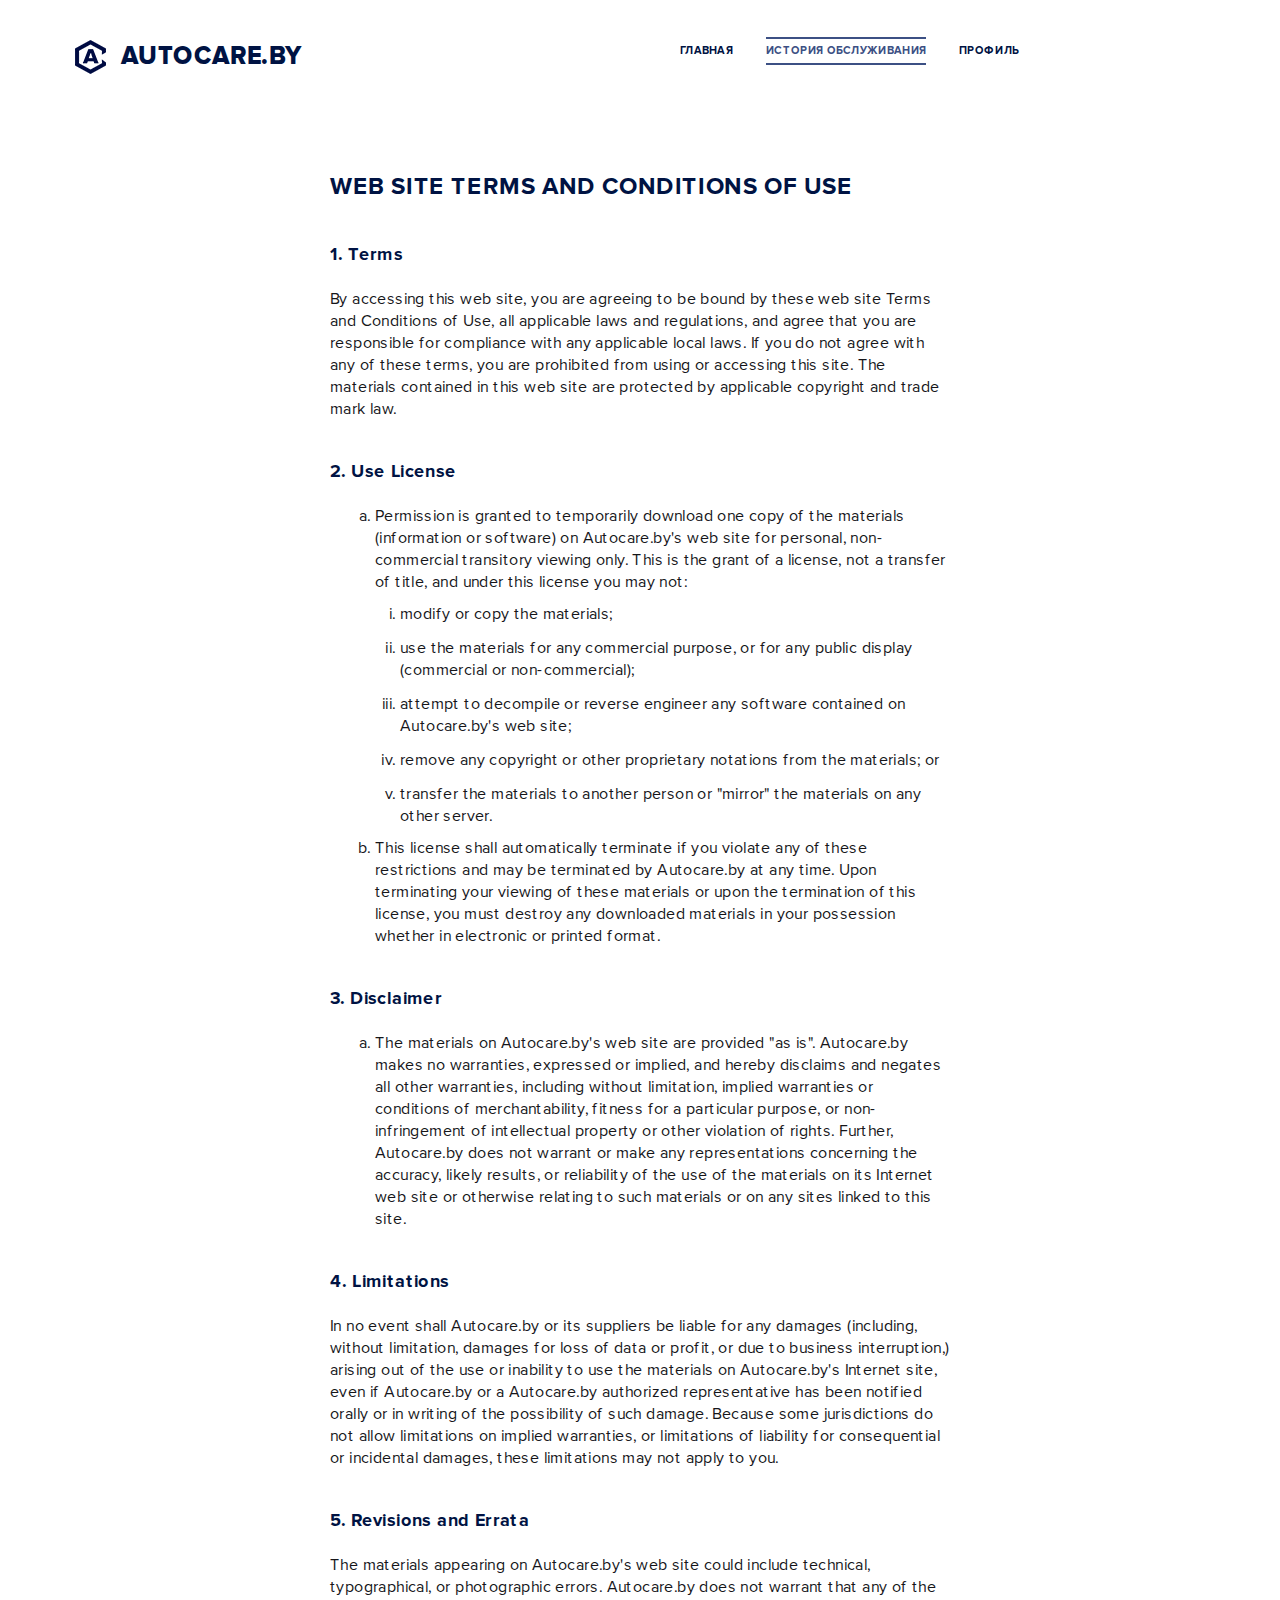
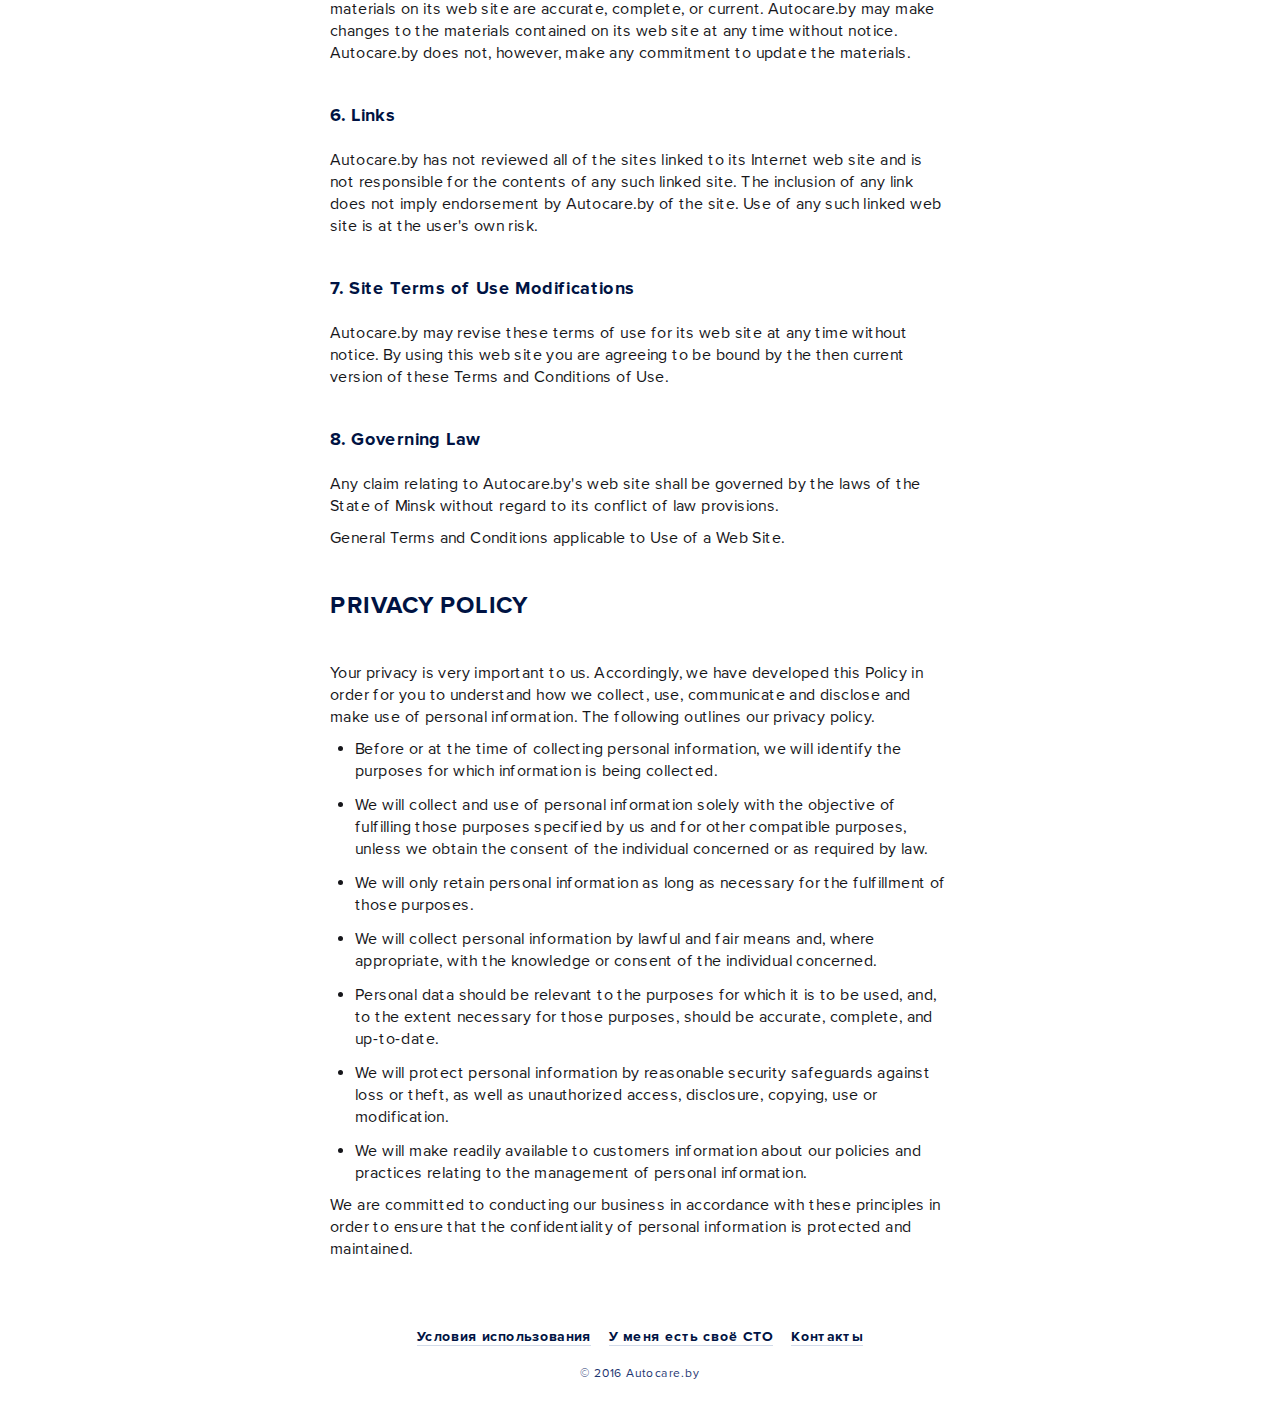
<file: terms.html>
<!DOCTYPE html>
<html lang="en">
  <head>
    <title>Сервис</title>
    <meta charset="UTF-8">
    <meta name="viewport" content="width=device-width">
    <link rel="shortcut icon" href="favicon.ico" type="image/x-icon">
    <!-- ----------->
    <link rel="stylesheet" type="text/css" href="css/jquery.reject.css">
    <link rel="stylesheet" type="text/css" href="css/owl.carousel.css">
    <link rel="stylesheet" type="text/css" href="css/jquery-ui.min.css">
    <link rel="stylesheet" type="text/css" href="fonts/stylesheet.css">
    <link rel="stylesheet" type="text/css" href="css/style.css">
    <!-- ----------->
    <script type="text/javascript" src="js/jquery-1.11.3.min.js"></script>
    <script type="text/javascript" src="js/jquery.reject.js"></script>
    <script type="text/javascript" src="js/owl.carousel.min.js"></script>
    <script type="text/javascript" src="js/jquery-ui.min.js"></script>
    <script type="text/javascript" src="js/datepicker-ru.js"></script>
    <script type="text/javascript" src="js/jquery.mask.min.js"></script>
    <script type="text/javascript" src="js/script.js"></script><!--[if lt IE 9]>
<script src="http://css3-mediaqueries-js.googlecode.com/files/css3-mediaqueries.js"></script>
<script src="http://html5shim.googlecode.com/svn/trunk/html5.js"></script>
<![endif]-->
  </head>
  <body>
    <div class="header trm">
      <div class="header-cont cfix">
        <div class="cont cfix">
          <div class="logo-cont"><a class="logo dark pre-ico -logotype" href="#"><span class="ico"></span><span class="text">autocare.by</span></a></div>
          <button class="btn nav-btn dark">
            <div class="hamburger"><span class="strip"></span><span class="strip"></span><span class="strip"></span></div>
          </button>
        </div>
      </div>
      <div class="navigation dark">
        <div class="nav-collapse">
          <ul class="lts flt nav">
            <li><a href="#">Главная</a></li>
            <li><a class="active" href="#">История обслуживания</a></li>
            <li><a href="#">Профиль</a></li>
          </ul>
        </div>
      </div>
    </div>
    <div class="terms">
      <h2>Web Site Terms and Conditions of Use</h2><span class="t-title">1. Terms</span>
      <p>By accessing this web site, you are agreeing to be bound by these web site Terms and Conditions of Use, all applicable laws and regulations, and agree that you are responsible for compliance with any applicable local laws. If you do not agree with any of these terms, you are prohibited from using or accessing this site. The materials contained in this web site are protected by applicable copyright and trade mark law.</p><span class="t-title">2. Use License</span>
      <ol type="a">
        <li>Permission is granted to temporarily download one copy of the materials (information or software) on Autocare.by's web site for personal, non-commercial transitory viewing only. This is the grant of a license, not a transfer of title, and under this license you may not:</li>
        <ol type="i">
          <li>modify or copy the materials;</li>
          <li>use the materials for any commercial purpose, or for any public display (commercial or non-commercial);</li>
          <li>attempt to decompile or reverse engineer any software contained on Autocare.by's web site;</li>
          <li>remove any copyright or other proprietary notations from the materials; or</li>
          <li>transfer the materials to another person or "mirror" the materials on any other server.</li>
        </ol>
        <li>This license shall automatically terminate if you violate any of these restrictions and may be terminated by Autocare.by at any time. Upon terminating your viewing of these materials or upon the termination of this license, you must destroy any downloaded materials in your possession whether in electronic or printed format.</li>
      </ol><span class="t-title">3. Disclaimer</span>
      <ol type="a">
        <li>The materials on Autocare.by's web site are provided "as is". Autocare.by makes no warranties, expressed or implied, and hereby disclaims and negates all other warranties, including without limitation, implied warranties or conditions of merchantability, fitness for a particular purpose, or non-infringement of intellectual property or other violation of rights. Further, Autocare.by does not warrant or make any representations concerning the accuracy, likely results, or reliability of the use of the materials on its Internet web site or otherwise relating to such materials or on any sites linked to this site.</li>
      </ol><span class="t-title">4. Limitations</span>
      <p>In no event shall Autocare.by or its suppliers be liable for any damages (including, without limitation, damages for loss of data or profit, or due to business interruption,) arising out of the use or inability to use the materials on Autocare.by's Internet site, even if Autocare.by or a Autocare.by authorized representative has been notified orally or in writing of the possibility of such damage. Because some jurisdictions do not allow limitations on implied warranties, or limitations of liability for consequential or incidental damages, these limitations may not apply to you.</p><span class="t-title">5. Revisions and Errata</span>
      <p>The materials appearing on Autocare.by's web site could include technical, typographical, or photographic errors. Autocare.by does not warrant that any of the materials on its web site are accurate, complete, or current. Autocare.by may make changes to the materials contained on its web site at any time without notice. Autocare.by does not, however, make any commitment to update the materials.</p><span class="t-title">6. Links</span>
      <p>Autocare.by has not reviewed all of the sites linked to its Internet web site and is not responsible for the contents of any such linked site. The inclusion of any link does not imply endorsement by Autocare.by of the site. Use of any such linked web site is at the user's own risk.</p><span class="t-title">7. Site Terms of Use Modifications</span>
      <p>Autocare.by may revise these terms of use for its web site at any time without notice. By using this web site you are agreeing to be bound by the then current version of these Terms and Conditions of Use.</p><span class="t-title">8. Governing Law</span>
      <p>Any claim relating to Autocare.by's web site shall be governed by the laws of the State of Minsk without regard to its conflict of law provisions.</p>
      <p>General Terms and Conditions applicable to Use of a Web Site.</p>
      <h2>Privacy Policy</h2>
      <p>Your privacy is very important to us. Accordingly, we have developed this Policy in order for you to understand how we collect, use, communicate and disclose and make use of personal information. The following outlines our privacy policy.</p>
      <ul>
        <li>Before or at the time of collecting personal information, we will identify the purposes for which information is being collected.</li>
        <li>We will collect and use of personal information solely with the objective of fulfilling those purposes specified by us and for other compatible purposes, unless we obtain the consent of the individual concerned or as required by law.</li>
        <li>We will only retain personal information as long as necessary for the fulfillment of those purposes.</li>
        <li>We will collect personal information by lawful and fair means and, where appropriate, with the knowledge or consent of the individual concerned.</li>
        <li>Personal data should be relevant to the purposes for which it is to be used, and, to the extent necessary for those purposes, should be accurate, complete, and up-to-date.</li>
        <li>We will protect personal information by reasonable security safeguards against loss or theft, as well as unauthorized access, disclosure, copying, use or modification.</li>
        <li>We will make readily available to customers information about our policies and practices relating to the management of personal information.</li>
      </ul>
      <p>We are committed to conducting our business in accordance with these principles in order to ensure that the confidentiality of personal information is protected and maintained.</p>
      <div class="container-bottom footer">
        <div class="navigation-footer">
          <div class="nav-cell"><a href="#">Условия использования</a></div>
          <div class="nav-cell"><a href="#">У меня есть своё СТО</a></div>
          <div class="nav-cell"><a href="#">Контакты</a></div>
        </div>
        <div class="copyright"><span>© 2016 Autocare.by</span></div>
      </div>
    </div>
  </body>
</html>
</file>
<file: fonts/stylesheet.css>
@font-face {
  font-family: 'Proxima Nova';
  src: url('ProximaNovaT-Thin.eot');
  src: url('ProximaNovaT-Thin.eot?#iefix') format('embedded-opentype'),
  url('ProximaNovaT-Thin.woff2') format('woff2'),
  url('ProximaNovaT-Thin.woff') format('woff'),
  url('ProximaNovaT-Thin.ttf') format('truetype'),
  url('ProximaNovaT-Thin.svg#ProximaNovaT-Thin') format('svg');
  font-weight: 100;
  font-style: normal;
} /* [100] Thin           */
@font-face {
  font-family: 'Proxima Nova';
  src: url('ProximaNova-Light.eot');
  src: url('ProximaNova-Light.eot?#iefix') format('embedded-opentype'),
  url('ProximaNova-Light.woff2') format('woff2'),
  url('ProximaNova-Light.woff') format('woff'),
  url('ProximaNova-Light.ttf') format('truetype'),
  url('ProximaNova-Light.svg#ProximaNova-Light') format('svg');
  font-weight: 300;
  font-style: normal;
} /* [300] Light          */
@font-face {
  font-family: 'Proxima Nova';
  src: url('ProximaNova-Regular.eot');
  src: url('ProximaNova-Regular.eot?#iefix') format('embedded-opentype'),
  url('ProximaNova-Regular.woff2') format('woff2'),
  url('ProximaNova-Regular.woff') format('woff'),
  url('ProximaNova-Regular.ttf') format('truetype'),
  url('ProximaNova-Regular.svg#ProximaNova-Regular') format('svg');
  font-weight: normal;
  font-style: normal;
} /* [normal] Regular     */
@font-face {
  font-family: 'Proxima Nova';
  src: url('ProximaNova-Semibold.eot');
  src: url('ProximaNova-Semibold.eot?#iefix') format('embedded-opentype'),
  url('ProximaNova-Semibold.woff2') format('woff2'),
  url('ProximaNova-Semibold.woff') format('woff'),
  url('ProximaNova-Semibold.ttf') format('truetype'),
  url('ProximaNova-Semibold.svg#ProximaNova-Semibold') format('svg');
  font-weight: 600;
  font-style: normal;
} /* [600] Semibold       */
@font-face {
  font-family: 'Proxima Nova';
  src: url('ProximaNova-Bold.eot');
  src: url('ProximaNova-Bold.eot?#iefix') format('embedded-opentype'),
  url('ProximaNova-Bold.woff2') format('woff2'),
  url('ProximaNova-Bold.woff') format('woff'),
  url('ProximaNova-Bold.ttf') format('truetype'),
  url('ProximaNova-Bold.svg#ProximaNova-Bold') format('svg');
  font-weight: bold;
  font-style: normal;
} /* [bold] Bold          */
@font-face {
  font-family: 'Proxima Nova';
  src: url('ProximaNova-Extrabld.eot');
  src: url('ProximaNova-Extrabld.eot?#iefix') format('embedded-opentype'),
  url('ProximaNova-Extrabld.woff2') format('woff2'),
  url('ProximaNova-Extrabld.woff') format('woff'),
  url('ProximaNova-Extrabld.ttf') format('truetype'),
  url('ProximaNova-Extrabld.svg#ProximaNova-Extrabld') format('svg');
  font-weight: 800;
  font-style: normal;
} /* [800] Extrabld       */
@font-face {
  font-family: 'Proxima Nova';
  src: url('ProximaNova-Black.eot');
  src: url('ProximaNova-Black.eot?#iefix') format('embedded-opentype'),
  url('ProximaNova-Black.woff2') format('woff2'),
  url('ProximaNova-Black.woff') format('woff'),
  url('ProximaNova-Black.ttf') format('truetype'),
  url('ProximaNova-Black.svg#ProximaNova-Black') format('svg');
  font-weight: 900;
  font-style: normal;
} /* [900] Black          */
/* =========== Proxima Nova ============ */
@font-face {
  font-family: 'Proxima Nova';
  src: url('ProximaNova-ThinIt.eot');
  src: url('ProximaNova-ThinIt.eot?#iefix') format('embedded-opentype'),
  url('ProximaNova-ThinIt.woff2') format('woff2'),
  url('ProximaNova-ThinIt.woff') format('woff'),
  url('ProximaNova-ThinIt.ttf') format('truetype'),
  url('ProximaNova-ThinIt.svg#ProximaNova-ThinIt') format('svg');
  font-weight: 100;
  font-style: italic;
} /* [100] Thin It        */
@font-face {
  font-family: 'Proxima Nova';
  src: url('ProximaNova-LightIt.eot');
  src: url('ProximaNova-LightIt.eot?#iefix') format('embedded-opentype'),
  url('ProximaNova-LightIt.woff2') format('woff2'),
  url('ProximaNova-LightIt.woff') format('woff'),
  url('ProximaNova-LightIt.ttf') format('truetype'),
  url('ProximaNova-LightIt.svg#ProximaNova-LightIt') format('svg');
  font-weight: 300;
  font-style: italic;
} /* [300] Light It       */
@font-face {
  font-family: 'Proxima Nova';
  src: url('ProximaNova-RegularIt.eot');
  src: url('ProximaNova-RegularIt.eot?#iefix') format('embedded-opentype'),
  url('ProximaNova-RegularIt.woff2') format('woff2'),
  url('ProximaNova-RegularIt.woff') format('woff'),
  url('ProximaNova-RegularIt.ttf') format('truetype'),
  url('ProximaNova-RegularIt.svg#ProximaNova-RegularIt') format('svg');
  font-weight: normal;
  font-style: italic;
} /* [normal] Regular It  */
@font-face {
  font-family: 'Proxima Nova';
  src: url('ProximaNova-SemiboldIt.eot');
  src: url('ProximaNova-SemiboldIt.eot?#iefix') format('embedded-opentype'),
  url('ProximaNova-SemiboldIt.woff2') format('woff2'),
  url('ProximaNova-SemiboldIt.woff') format('woff'),
  url('ProximaNova-SemiboldIt.ttf') format('truetype'),
  url('ProximaNova-SemiboldIt.svg#ProximaNova-SemiboldIt') format('svg');
  font-weight: 600;
  font-style: italic;
} /* [600] Semibold It    */
@font-face {
  font-family: 'Proxima Nova';
  src: url('ProximaNova-BoldIt.eot');
  src: url('ProximaNova-BoldIt.eot?#iefix') format('embedded-opentype'),
  url('ProximaNova-BoldIt.woff2') format('woff2'),
  url('ProximaNova-BoldIt.woff') format('woff'),
  url('ProximaNova-BoldIt.ttf') format('truetype'),
  url('ProximaNova-BoldIt.svg#ProximaNova-BoldIt') format('svg');
  font-weight: bold;
  font-style: italic;
} /* [bold] Bold It       */
@font-face {
  font-family: 'Proxima Nova';
  src: url('ProximaNova-ExtrabldIt.eot');
  src: url('ProximaNova-ExtrabldIt.eot?#iefix') format('embedded-opentype'),
  url('ProximaNova-ExtrabldIt.woff2') format('woff2'),
  url('ProximaNova-ExtrabldIt.woff') format('woff'),
  url('ProximaNova-ExtrabldIt.ttf') format('truetype'),
  url('ProximaNova-ExtrabldIt.svg#ProximaNova-ExtrabldIt') format('svg');
  font-weight: 800;
  font-style: italic;
} /* [800] Extrabld It    */
@font-face {
  font-family: 'Proxima Nova';
  src: url('ProximaNova-BlackIt.eot');
  src: url('ProximaNova-BlackIt.eot?#iefix') format('embedded-opentype'),
  url('ProximaNova-BlackIt.woff2') format('woff2'),
  url('ProximaNova-BlackIt.woff') format('woff'),
  url('ProximaNova-BlackIt.ttf') format('truetype'),
  url('ProximaNova-BlackIt.svg#ProximaNova-BlackIt') format('svg');
  font-weight: 900;/**/
  font-style: italic;
} /* [900] Black It       */
</file>
<file: css/style.css>
*,
*:before,
*:after {
  -webkit-box-sizing: border-box;
  -moz-box-sizing: border-box;
  box-sizing: border-box;
}
* {
  outline: none;
}
*:focus {
  outline: none;
}
a,
button,
label,
span,
.close,
.tab-content .auto-cont .auto:before,
.site-cont,
.darkBack,
.modalBlock,
.meta {
  -webkit-transition: all 0.3s;
  -moz-transition: all 0.3s;
  -o-transition: all 0.3s;
  transition: all 0.3s;
}
body {
  position: relative;
  font-family: 'Proxima Nova', sans-serif;
  font-weight: normal;
  font-size: 16px;
  line-height: 22px;
  letter-spacing: 0.1px;
  color: #1c346f;
}
body.fix {
  overflow: hidden;
}
.container {
  margin: 0 auto;
  width: 560px;
}
body,
ul,
h1,
h2,
h3,
h4,
h5,
h6,
p {
  margin: 0;
}
button {
  padding: 0;
}
img {
  max-width: 100%;
  max-height: 100%;
}
button,
img {
  border: 0;
}
a {
  font-weight: bold;
  font-size: 16px;
  line-height: 22px;
  letter-spacing: 0.3px;
  border-bottom: 1px solid #d2dbe9;
  text-decoration: none;
}
a:hover,
a:active {
  border-bottom-color: transparent;
}
ul {
  padding-left: 20px;
}
ul.lts {
  margin: 0;
  padding: 0;
  list-style-type: none;
}
ul.lts li + li {
  margin: 0;
}
ul.flt li {
  float: left;
}
.cfix:after,
ul.flt:after {
  content: '';
  display: block;
  clear: both;
}
a,
h1,
h2,
h3 {
  color: #001343;
}
h1 {
  font-weight: 900;
  font-size: 35px;
  line-height: 48px;
  letter-spacing: 0.7px;
}
h2 {
  font-weight: bold;
  font-size: 24px;
  line-height: 33px;
  letter-spacing: 0.6px;
  text-transform: uppercase;
}
h3 {
  font-weight: bold;
  font-size: 18px;
  line-height: 25px;
  letter-spacing: 0.4px;
}
ol {
  padding-left: 45px;
}
ul {
  padding-left: 25px;
  margin: 10px 0;
}
ol li + li,
ul li + li {
  margin-top: 12px;
}
ol ol,
ul ol,
ol ul,
ul ul {
  margin: 10px 0;
  padding-left: 25px;
}
p + p {
  margin-top: 10px;
}
.reMeta .nav-collapse ul.flt li a {
  color: #fff !important;
}
.reMeta .nav-collapse ul.flt li a.active {
  color: #fff !important;
  border-color: #fff;
}
label {
  display: inline-block;
}
input,
select {
  width: 210px;
  height: 32px;
  border: 1px solid #1c346f;
  padding: 0 14px;
  color: #1c346f;
}
input[type='submit'],
input[type='radio'],
input[type='checkbox'],
input[type='file'] {
  display: none !important;
}
.datepicker:not(input[type='data']) {
  cursor: pointer;
  background-image: url("../img/ico-arrow-calendar.png");
  background-position: calc(100% - 9px) center;
  background-repeat: no-repeat;
  padding-right: 27px;
}
input[type='date'].datepicker {
  line-height: 30px;
}
.lb-inline > * {
  font-size: 14px;
  display: inline-block;
  vertical-align: middle;
}
.bg {
  position: relative;
  display: table;
  width: 100%;
  height: 100vh;
  min-height: 650px;
  background-color: rgba(0,19,67,0.9);
  overflow: hidden;
}
.bg-sub {
  position: absolute;
  width: 100%;
  height: 100%;
  background-repeat: no-repeat;
  background-position: center;
  background-size: cover;
  z-index: -1;
}
.site-cont {
  position: relative;
  display: table-cell;
  vertical-align: middle;
  height: 100vh;
  max-height: 100vh;
  overflow-y: auto;
  overflow-x: hidden;
}
.site-cont .wrappIn {
  max-height: calc(100vh - 40px);
  width: calc(100% + 20px);
  overflow-y: scroll;
  overflow-x: hidden;
}
.site-cont .wrappInCh {
  margin-right: -17px;
  padding-right: 17px;
  padding-bottom: 95px;
}
.site-cont.wrap-serv .wrappInCh {
  padding-bottom: 75px;
}
.site-cont.wrap-serv > .container {
  margin-top: 80px;
}
.wrapper {
  background-color: #fff;
}
.container,
.header-cont .cont,
.navigation .nav,
.task-cont {
  position: relative;
  margin: 0 auto;
}
.container-bottom {
  position: absolute;
  bottom: 40px;
  width: 100%;
}
.container-bottom.owl-cont {
  width: 490px;
  position: absolute;
  bottom: 65px;
  left: 50%;
  margin-left: -245px;
}
.container-bottom.footer {
  background-color: #fff;
  padding: 15px 0 40px;
  bottom: 0;
}
.header {
  position: absolute;
  top: 0;
  padding-top: 40px;
  width: 100%;
  z-index: 9;
}
.header > * {
  width: 50%;
  float: left;
}
.header .header-cont .cont .logo-cont {
  float: left;
  margin: 0;
}
.header .header-cont .cont .btn {
  float: right;
}
.site-cont {
  width: 50%;
}
.site-cont.wrap-serv {
  z-index: 3;
}
.reMeta .site-cont.serv {
  overflow: visible;
}
.reMeta .site-cont.wrap-serv {
  opacity: 0;
}
.test-style {
  margin-top: 14px;
  max-height: calc(100vh - 260px);
  width: calc(100% + 20px);
  min-height: 400px;
  overflow-x: hidden;
  overflow-y: scroll;
}
.header-cont .cont .nav-btn {
  display: none;
}
.task {
  border-top: 1px solid;
  border-bottom: 1px solid;
  border-color: transparent;
  width: 100%;
  padding: 14px 0;
}
.task .btn.close {
  right: 0;
}
.task .hov {
  display: none !important;
  opacity: 0;
}
.task:hover .hov {
  display: inline-block !important;
  opacity: 1;
}
.task:last-child {
  padding-bottom: 94px;
}
.task h3 {
  margin-right: 32px;
  letter-spacing: 0;
}
.task.alert {
  background-color: #fef9f9;
  border-color: #ffd3d3;
}
.task .bar-ui {
  padding-top: 17px;
}
.task .bar-ui > * {
  vertical-align: middle;
}
.task .when {
  display: block;
  margin-top: 12px;
  font-weight: 600;
  font-size: 12px;
  line-height: 16px;
  color: #14368c;
  letter-spacing: 0.4px;
}
.task .when .cap {
  color: #001343;
}
.task .bars,
.task .buttons {
  display: inline-block;
  vertical-align: top;
}
.task .bars {
  width: calc(100% - 200px - 5px);
}
.task .buttons {
  width: 200px;
}
.task .buttons .btn {
  display: inline-block;
}
.task .buttons > * {
  vertical-align: top;
}
.title {
  font-size: 18px;
  font-weight: bold;
  text-transform: uppercase;
}
.main-title {
  display: table;
  margin: 0 auto 45px;
  font-weight: 800;
  font-size: 22px;
  line-height: 35px;
  letter-spacing: 0.7px;
  border-bottom: 1px solid #001343;
  color: #001343;
  text-align: center;
}
.tab-control {
  position: relative;
  height: 40px;
  background-color: #d2dbe9;
  overflow: hidden;
  max-width: 560px;
  margin: 0 auto;
}
.tab-control .tabs {
  position: absolute;
  padding: 0 15px;
  font-size: 14px;
  line-height: 40px !important;
  margin: 0;
}
.tab-control .tabs:hover {
  background-color: #fff;
}
.tab-control .tabs.active {
  background-color: #fff;
}
.tab-control .one {
  left: 0;
}
.tab-control .two {
  right: 0;
}
.tab-control .two.active .ico {
  -webkit-transform: rotate(180deg);
  -moz-transform: rotate(180deg);
  -ms-transform: rotate(180deg);
  -o-transform: rotate(180deg);
  transform: rotate(180deg);
}
.service .tab-content {
  overflow-y: scroll !important;
}
.service .tab-content .btn.close {
  right: 0;
}
.service {
  width: 100%;
  max-width: 560px;
  position: absolute;
  bottom: 80px;
  height: calc(100vh - 100px);
  left: 50%;
  margin-left: -280px;
  overflow: hidden;
}
.tab-content {
  padding: 32px;
  position: absolute;
  background-color: #fff;
  height: 100%;
  z-index: 10;
  overflow-y: auto;
  overflow-x: hidden;
  padding-right: 49px;
  right: -17px;
  left: 0;
}
.tab-content .auto-cont {
  margin: 30px -12px 0px;
}
.tab-content .auto-cont .auto {
  cursor: pointer;
  display: inline-block;
  position: relative;
  width: calc(33.3333% - 28px);
  height: 160px;
  margin: 0 12px 33px;
  background-repeat: no-repeat;
  text-align: center;
  background-position: center;
}
.tab-content .auto-cont .auto.no-bg {
  border: 2px solid #001343;
}
.tab-content .auto-cont .auto:before {
  content: '';
  position: absolute;
  top: 0;
  left: 0;
  height: 100%;
  width: 100%;
  background-color: rgba(0,19,67,0.4);
  opacity: 0;
}
.tab-content .auto-cont .auto:hover:before {
  opacity: 1;
}
.tab-content .auto-cont .auto .text {
  position: absolute;
  left: 0;
  right: 0;
  bottom: -27px;
  margin: auto;
  font-size: 14px;
  line-height: 21px;
  font-weight: 600;
}
.add {
  max-width: 560px;
  margin: 0 auto;
}
.add .title {
  margin-bottom: 29px;
  display: block;
  padding-right: 40px;
}
.add .center {
  text-align: center;
}
.add .radio-check + .radio-check {
  margin-left: 17px;
}
.add .lb-inline > span {
  letter-spacing: 0.5px;
  margin-right: 5px;
}
.add .lb-inline.mileage input {
  width: 108px;
  margin-right: 5px;
}
.add .lb-inline.date {
  display: block;
  margin-top: 20px;
}
.add .btn {
  margin-top: 30px;
}
.add .left,
.add .right {
  float: left;
}
.add .right {
  padding-left: 60px;
  padding-top: 35px;
}
.add .right .add-photo {
  cursor: pointer;
  position: relative;
  margin-top: 14px;
}
.add .right .add-photo .ico {
  right: auto;
  left: 0;
  height: 100%;
  background-position: center 1px;
}
.add .right .add-photo .link {
  font-size: 14px;
  line-height: 16px;
  color: #1c346f;
  letter-spacing: -0.1px;
  border-bottom: 1px solid #d2dbe9;
  text-decoration: none;
}
.add .right .add-photo .link:hover,
.add .right .add-photo .link:active {
  border-bottom-color: transparent;
}
.add .left > * {
  margin-top: 20px;
}
.add .left > *:first-child {
  margin: 0;
}
.add .datepicker {
  width: 170px;
}
.add .other {
  margin-top: 20px;
}
.auth {
  text-align: center;
}
.auth .radio-check {
  margin-top: 12px;
  position: relative;
  padding-left: 21px;
}
.auth .lb-inline {
  position: relative;
  display: block;
}
.auth .lb-inline + .lb-inline {
  margin-top: 10px;
}
.auth .lb-inline > span {
  width: 57px;
  text-align: left;
}
.auth a.hide {
  position: absolute;
  top: 9px;
  margin-left: 8px;
  font-size: 12px;
  line-height: 16px;
  font-weight: normal;
  color: #1c346f;
}
.auth .remb {
  margin-top: 17px;
}
.auth .remb,
.auth .remb a {
  font-size: 13px;
  line-height: 16px;
}
.auth .btn {
  display: table;
  margin: 32px auto 0;
/*margin 18px auto 0 */
}
.user-photo {
  display: table;
  width: 159px;
  height: 158px;
}
.nav-btn {
  background-color: transparent;
  padding: 10px;
  position: relative;
  float: right;
  background-image: none;
}
.nav-btn.active {
  height: 34px;
}
.nav-btn.active .hamburger .strip:nth-child(1) {
  -webkit-transform: rotate(45deg);
  -moz-transform: rotate(45deg);
  -ms-transform: rotate(45deg);
  -o-transform: rotate(45deg);
  transform: rotate(45deg);
}
.nav-btn.active .hamburger .strip:nth-child(2) {
  opacity: 0;
  display: none;
}
.nav-btn.active .hamburger .strip:nth-child(3) {
  -webkit-transform: rotate(-45deg);
  -moz-transform: rotate(-45deg);
  -ms-transform: rotate(-45deg);
  -o-transform: rotate(-45deg);
  transform: rotate(-45deg);
}
.nav-btn.active .hamburger .strip:nth-child(1),
.nav-btn.active .hamburger .strip:nth-child(3) {
  position: absolute;
  bottom: 6px;
  margin: 0 !important;
}
.nav-btn .hamburger {
  position: relative;
  width: 20px;
  height: 14px;
}
.nav-btn .hamburger .strip {
  background-color: #fff;
  display: block;
  width: 20px;
  height: 2px;
}
.nav-btn .hamburger .strip + .strip {
  margin-top: 4px;
}
.nav-btn.dark .strip {
  background-color: #001343;
}
.header.trm {
  padding: 37px 73px 40px;
}
.header.trm .navigation .nav-collapse .nav {
  margin-left: 40px;
}
.terms {
  padding-top: 170px;
  position: relative;
  width: 620px;
  margin: 0 auto;
  font-size: 16px;
  line-height: 22px;
  color: #16161a;
  letter-spacing: 0.4px;
}
.terms .t-title {
  display: block;
  margin-top: 40px;
  margin-bottom: 23px;
  font-size: 18px;
  font-weight: bold;
  color: #001343;
}
.terms > * + h2 {
  margin-top: 40px;
}
.terms h2 {
  margin-bottom: 40px;
}
.terms h2 + .t-title {
  margin-top: 0;
}
.terms .container-bottom {
  position: static;
  margin-top: 50px;
}
.terms .container-bottom.footer {
  padding-bottom: 30px;
}
.radio-check {
  cursor: pointer;
}
.radio-check > *:not(input) {
  display: inline-block;
  vertical-align: middle;
}
.radio-check span,
.radio-check a {
  font-size: 14px;
  line-height: 15px;
}
.radio-check .dot {
  display: block;
  position: absolute;
  top: 0;
  right: 0;
  bottom: 0;
  left: 0;
  margin: auto;
  visibility: hidden;
}
.radio-check .radio,
.radio-check .check {
  position: relative;
  margin-right: 6px;
}
.radio-check .radio {
  background-color: #1c346f;
  width: 11px !important;
  height: 11px;
  border-radius: 11px;
}
.radio-check .radio .dot {
  width: 5px;
  height: 5px;
  border-radius: 5px;
  background-color: #fff;
}
.radio-check .check {
  background-color: #fff;
  width: 15px !important;
  height: 15px;
  border-radius: 1px;
  border: 1px solid #3c5084;
  position: absolute;
  left: 0;
  top: 50%;
  margin-top: -7.5px;
}
.radio-check .check .dot {
  width: 9px;
  height: 9px;
  background-color: #3c5084;
  border-radius: 1px;
}
.radio-check input:checked + .radio .dot,
.radio-check input:checked + .check .dot {
  visibility: visible;
}
.radio-group {
  display: inline-block;
}
.btn {
  cursor: pointer;
  display: table;
  margin-left: auto;
  margin-right: auto;
  text-transform: uppercase;
  font-weight: 600;
  border: 0;
}
.btn.button {
  font-size: 11px;
  line-height: 35px;
  padding: 0 13px;
}
.btn.button.big {
  font-size: 18px;
  line-height: 53px;
  padding: 0 20px;
}
.btn.button.light {
  background-color: #fff;
  color: #001343;
}
.btn.button.dark {
  background-color: #001343;
  color: #fff;
}
.btn.button:hover,
.btn.button:active {
  color: #001343;
}
.btn.button:hover {
  background-color: #d0ddff;
}
.btn.button:active {
  background-color: #d2dbe9;
}
.btn.link {
  font-size: 12px;
  line-height: 24px;
  padding: 0 13px;
  font-weight: bold;
  letter-spacing: 0.2px;
}
.btn.link.light {
  color: #fff;
}
.btn.link.light > * {
  border-color: #fff;
}
.btn.link.dark {
  color: #001343;
}
.btn.link.dark > * {
  border-color: #001343;
}
.btn.link .dashed {
  border-bottom: 2px dashed;
}
.btn.link .solid {
  border-bottom: 2px solid;
}
.btn.link:hover,
.btn.link:active {
  color: #3c5084;
}
.btn.link:hover > * {
  border-bottom-color: transparent;
}
.btn.link:active > * {
  border-bottom-color: #3c5084;
}
.btn.close {
  position: absolute;
  top: 0;
  right: 17px;
  font-weight: 200;
  width: 22px;
  height: 22px;
  color: #fff;
  background-color: #001343;
  border: 1px solid #001343;
  text-align: center;
  margin: 0;
}
.btn.close:before {
  content: '';
  position: absolute;
  top: 0;
  right: 0;
  bottom: 0;
  left: 0;
  margin: auto;
  width: 12px;
  height: 12px;
  background-image: url("../img/close-icons.png");
  background-repeat: no-repeat;
  background-position: left top;
}
.btn.close:hover {
  background-color: #fff;
}
.btn.close:hover:before {
  background-position: left -15px;
}
.btn.close.big {
  width: 30px;
  height: 30px;
}
.btn.close.cross {
  height: 100%;
  display: block;
  border: 0;
  right: 0;
  background-color: transparent !important;
}
.btn.close.cross:hover {
  opacity: 0.6;
}
.checkout {
  height: 100vh;
  min-height: 700px;
  overflow: hidden;
  margin: 0 auto;
  padding: 160px 0 139px;
  background-color: #001343;
  color: #fff;
  display: table;
  width: 100%;
}
.checkout .site-cont {
  width: 100%;
  height: auto;
}
.checkout .site-cont .wrappIn {
  max-height: 100%;
}
.checkout .container {
  width: 400px;
}
.checkout .total {
  border-bottom: 1px solid #011750;
  text-transform: uppercase;
  line-height: 21px;
  font-size: 16px;
  margin: 0 12px 0 10px;
  letter-spacing: -0.4px;
}
.checkout .total .text {
  float: left;
}
.checkout .total .price {
  float: right;
  font-size: 14px;
}
.checkout .total .price .cap {
  margin-right: 3px;
  font-weight: bold;
  font-size: 26px;
}
.checkout .pay-method {
  font-size: 14px;
  margin-top: 25px;
}
.checkout .pay-method .text {
  text-align: center;
  letter-spacing: 0.4px;
}
.checkout .pay-method .option,
.checkout .pay-method .answer {
  background-color: #011750;
}
.checkout .pay-method .option {
  margin-top: 11px;
  height: 110px;
}
.checkout .pay-method .option .item {
  content: '';
  float: left;
  width: calc(100% / 3);
  height: 100%;
}
.checkout .pay-method .option .item:hover,
.checkout .pay-method .option .item.active {
  background-color: #0d2259;
}
.checkout .pay-method .option .item .u-pay {
  background-repeat: no-repeat;
  background-position: center;
  display: table-cell;
  vertical-align: middle;
}
.checkout .pay-method .option .item .u-pay.erip {
  background-image: url("../img/cash-1.png");
}
.checkout .pay-method .option .item .u-pay.visa {
  background-image: url("../img/cash-2.png");
}
.checkout .pay-method .option .item .u-pay.cash {
  background-image: url("../img/cash-3.png");
}
.checkout .pay-method .answers {
  margin-top: 20px;
}
.checkout .pay-method .answer {
  padding: 10px 25px;
  letter-spacing: 0.4px;
  border-left: 2px solid #fff;
}
.checkout .pay-method .answer p + p {
  margin-top: 3px;
}
.checkout .container-bottom {
  bottom: 0;
  left: 0;
  padding: 40px 0;
}
.owl-prev,
.owl-next {
  position: absolute;
  top: 13.5px;
  width: 10px;
  height: 17px;
  background-repeat: no-repeat;
}
.owl-prev {
  left: -26px;
  background-image: url("../img/owl-arrow-left.png");
}
.owl-next {
  right: -26px;
  background-image: url("../img/owl-arrow-right.png");
}
.owl-item {
  text-align: center;
}
.owl-item .img-cont,
.owl-item .img-cont img,
.owl-item .img-cont:before {
  display: inline-block;
  vertical-align: middle;
}
.owl-item .img-cont {
  height: 40px;
}
.owl-item .img-cont:before {
  content: '';
  height: 40px;
}
.select-ui {
  font-size: 14px;
}
.select-ui .ui-selectmenu-button.ui-selectmenu-button-open {
  background-color: #fff !important;
}
.select-ui .ui-button,
.select-ui .ui-menu .ui-menu-item-wrapper {
  color: #1c346f;
  line-height: 18px;
  padding: 7px 5px;
}
.select-ui .ui-button,
.select-ui .ui-widget.ui-widget-content {
  border: 1px solid #1c346f;
  border-radius: 0 !important;
}
.select-ui .ui-widget,
.select-ui .ui-button {
  width: 230px !important;
}
.select-ui .ui-widget.ui-widget-content {
  border-top: 0;
}
.select-ui .ui-button {
  background-color: transparent;
}
.select-ui .ui-button .ui-icon {
  background-image: none;
}
.select-ui .ui-button:active,
.select-ui .ui-button:focus,
.select-ui .ui-button:hover {
  border-color: #1c346f;
  background-color: transparent;
  color: inherit;
}
.select-ui .ui-icon-custom {
  position: absolute;
  top: 0;
  right: 0;
  width: 30px;
  height: 100%;
  background-color: #1c346f;
}
.select-ui .ui-icon-custom:before {
  content: '';
  background-image: url("../img/arrow-down-select.png");
  width: 17px;
  height: 10px;
  position: absolute;
  top: 0;
  right: 0;
  bottom: 0;
  left: 0;
  margin: auto;
}
.select-ui .ui-menu .ui-state-active {
  margin: 0;
  border: 0;
  background-color: #d0ddff !important;
}
.select-ui .overflow {
  max-height: 150px;
}
.ui-datepicker-header {
  height: 40px;
}
.ui-datepicker-prev,
.ui-datepicker-next {
  background-color: #d0ddff;
  border: 0;
}
.ui-datepicker-prev:hover,
.ui-datepicker-next:hover {
  background-color: #d0ddff;
  border: 0;
}
.pre-ico {
  position: relative;
  padding: 0 5px;
  width: 100%;
}
.pre-ico > * {
  display: block;
}
.pre-ico .ico {
  position: absolute;
  top: 0;
  height: 100%;
  background-position: center;
  background-repeat: no-repeat;
}
.pre-ico.-message {
  line-height: 20px;
  padding-left: 26px;
  padding-right: 25px;
}
.pre-ico.-message .ico {
  left: 0;
}
.pre-ico.-message .ico {
  width: 21px;
}
.pre-ico.-message span {
  position: relative;
  bottom: -2px;
}
.pre-ico.-add-car {
  line-height: 40px;
  padding-left: 25px;
}
.pre-ico.-add-car .ico {
  left: 0;
}
.pre-ico.-add-car .ico {
  width: 20px;
}
.pre-ico.-add-car .ico {
  background-image: url("../img/ico-add-auto.png");
}
.pre-ico.-list-car {
  line-height: 40px;
  padding-right: 25px;
}
.pre-ico.-list-car .ico {
  right: 0;
}
.pre-ico.-list-car .ico {
  width: 20px;
}
.pre-ico.-list-car .ico {
  background-image: url("../img/ico-arrow-top.png");
}
.pre-ico.-add-photo {
  line-height: 16px;
  padding-left: 20px;
}
.pre-ico.-add-photo .ico {
  left: 0;
}
.pre-ico.-add-photo .ico {
  width: 15px;
}
.pre-ico.-add-photo .ico {
  top: 0;
  background-image: url("../img/photo-ico.png");
}
.listing {
  max-width: 480px;
  margin: 0 auto;
}
.listing .group {
  position: relative;
  color: #fff;
}
.listing .group + .group {
  margin-top: 15px;
}
.listing .group > * {
  display: inline-block;
  vertical-align: middle;
}
.listing .group .number {
  width: 31px;
  height: 35px;
  background-image: url("../img/polygon.png");
  background-repeat: no-repeat;
  text-align: center;
  background-size: contain;
  position: absolute;
  left: 0;
  top: 50%;
  margin-top: -17.5px;
}
.listing .group .number > span {
  display: block;
  font-size: 21px;
  font-weight: 600;
  line-height: 35px;
}
.listing .group .text {
  padding-left: 59px;
  letter-spacing: 0.5px;
  max-width: 470px;
  padding-top: 6px;
  padding-bottom: 6px;
}
.logo-cont {
  display: table;
  text-align: center;
  margin: 0 auto 35px;
}
.logo {
  display: block;
  border: 0;
}
.logo > .text {
  color: #fff;
  font-weight: 800;
  font-size: 25px;
  letter-spacing: 0.8px;
  text-transform: uppercase;
}
.logo.-logotype {
  line-height: 39px;
  padding-left: 48px;
}
.logo.-logotype .ico {
  left: 0;
}
.logo.-logotype .ico {
  width: 35px;
}
.logo.-logotype .ico {
  background-image: url("../img/logo.png");
}
.logo.dark > .text {
  color: #001343;
}
.logo.dark .ico {
  background-image: url("../img/logo-darck.png");
}
.logo.min > .text {
  font-size: 22px;
}
.logo.min.-logotype {
  line-height: 34px;
  padding-left: 42px;
}
.logo.min.-logotype .ico {
  left: 0;
}
.logo.min.-logotype .ico {
  width: 31px;
}
.logo.min.-logotype .ico {
  background-image: url("../img/logo-min.png");
}
.message {
  position: relative;
  font-weight: 600;
  font-size: 12px;
  line-height: 16px;
  height: 100%;
  padding: 7px 0 7px 10px;
  text-transform: uppercase;
  margin-bottom: 20px;
}
.message.alert {
  background-color: #ffefef;
  color: #e87a7a;
}
.message.alert .ico {
  background-image: url("../img/ico-alert.png");
}
.message.alert .btn.close:before {
  background-position: left -30px;
}
.message.warning {
  background-color: #feffef;
  color: #afb100;
}
.message.warning .ico {
  background-image: url("../img/ico-warning.png");
}
.message.warning .btn.close:before {
  background-position: left -45px;
}
.message.success {
  background-color: #f2fff0;
  color: #5ea550;
}
.message.success .ico {
  background-image: url("../img/ico-success.png");
}
.message.success .btn.close:before {
  background-position: left -60px;
}
.reMeta .meta {
  left: 100%;
}
.meta {
  position: relative;
  text-align: right;
  z-index: 2;
  left: 0;
}
.meta .container > *:not(.info) {
  display: block;
}
.meta .mark {
  font-weight: 900;
  font-size: 35px;
  line-height: 40px;
  color: #7684a5;
  letter-spacing: 1.5px;
  text-align: left;
}
.meta .model {
  margin-top: 7px;
  font-weight: 800;
  font-size: 48px;
  line-height: 1;
  color: #d2dbe9;
  letter-spacing: 2px;
  text-align: center;
  text-transform: uppercase;
}
.meta .info {
  display: inline-block;
  font-size: 14px;
  line-height: 16px;
  color: #939eaf;
}
.meta .info + .info {
  margin-left: 33px;
}
.meta .info .cap {
  font-weight: bold;
  font-size: 16px;
  color: #d2dbe9;
}
.meta .shadow {
  cursor: default;
  margin-left: 135px;
  font-weight: 900;
  font-size: 210px;
  line-height: 140px;
  color: rgba(92,124,164,0.05);
  letter-spacing: 9;
  text-transform: uppercase;
  white-space: nowrap;
  -webkit-user-select: none;
  -moz-user-select: none;
  -ms-user-select: none;
}
.meta .mileage {
  margin-top: 30px;
  font-weight: 900;
  font-size: 28px;
  line-height: 53px;
  color: #7684a4;
  letter-spacing: 1px;
}
.meta .mileage .cap {
  text-transform: uppercase;
}
.meta .mileage .format {
  display: inline-block;
  margin-left: 18px;
  margin-right: 8px;
  margin-bottom: 5px;
  padding: 0;
  width: 216px;
  height: auto;
  font-weight: 900;
  font-size: 53px;
  color: #d2dbe9;
  letter-spacing: -2px;
  background-color: transparent;
  border: 0;
  text-align: right;
  border-bottom: 3px solid #d2dbe9;
}
.meta .buttons {
  margin-top: 15px;
}
.meta .buttons .goup1,
.meta .buttons .goup2 {
  position: absolute;
  display: table;
  margin-left: 281px;
  text-align: left;
}
.meta .buttons .goup1 .btn {
  padding: 0;
  margin: 0;
  color: #fff;
}
.meta .buttons .goup2 > * {
  display: inline-block;
  margin-right: 10px;
}
.meta .buttons .goup2 > *:last-child {
  margin-right: 0;
}
.meta .buttons .goup2 .btn.button:not(.light) {
  color: #fff;
}
.darkBack {
  position: fixed;
  left: 0px;
  top: 0px;
  width: 100%;
  height: 100%;
  background-color: #001343;
  opacity: 0;
  z-index: -1;
}
.darkBack.open {
  z-index: 20;
  opacity: 0.95;
}
.modalBlock {
  text-align: center;
  width: 350px;
  position: fixed;
  top: 30%;
  left: 75%;
  margin-left: -175px;
  opacity: 0;
  z-index: -1;
  background-color: #fff;
  border: solid 2px #1c346f;
  padding: 10px 15px 15px;
}
.modalBlock,
.modalBlock .title {
  font-size: 14px;
  line-height: 16px;
  display: block;
  margin-bottom: 22px;
}
.modalBlock.open {
  z-index: 21;
  opacity: 1;
}
.modalBlock form {
  text-aign: center;
  max-width: 165px;
  margin: 0 auto;
}
.modalBlock form label {
  text-align: left;
  display: block;
  margin-bottom: 2px;
}
.modalBlock form .item + .item {
  margin-top: 19px;
}
.modalBlock form input {
  width: 100%;
}
.modalBlock form .btns {
  text-align: left;
}
.modalBlock form .btns > span {
  display: inline-block;
  padding: 0px;
}
.modalBlock form .cancel {
  float: right;
}
.navigation {
  text-transform: uppercase;
  margin: 0 auto;
}
.navigation .nav li + li {
  margin-left: 33px;
}
.navigation .nav li > a {
  display: block;
  font-size: 11px;
  line-height: 24px;
  border-top: 2px solid;
  border-bottom: 2px solid;
  border-color: transparent;
  color: #fff;
}
.navigation .nav li > a.active {
  border-color: #fff;
  color: #fff;
}
.navigation .nav li > a:hover {
  border-bottom-color: #fff;
  color: #fff;
}
.navigation.dark .nav li > a {
  color: #001343;
}
.navigation.dark .nav li > a.active {
  border-color: #3c5084;
  color: #3c5084;
}
.navigation.dark .nav li > a:hover {
  border-bottom-color: #3c5084;
  color: #3c5084;
}
.navigation-footer {
  display: table;
  text-align: center;
  max-width: 560px;
  margin: 0 auto;
}
.navigation-footer .nav-cell {
  display: table-cell;
  padding: 0 9px;
}
.navigation-footer .nav-cell > a {
  font-size: 14px;
}
.copyright {
  color: #1c346f;
  font-size: 12px;
  line-height: 21px;
  margin-top: 15px;
  text-align: center;
}
.progress {
  position: relative;
  width: 100%;
  height: 20px;
  overflow: hidden;
}
.progress .progress-fon {
  float: left;
  width: 25%;
  height: 100%;
}
.progress .progress-fon.alert {
  background-color: #ffd6d6;
}
.progress .progress-fon.double-warning {
  background-color: #ffebc4;
}
.progress .progress-fon.warning {
  background-color: #faffc1;
}
.progress .progress-fon.success {
  background-color: #dbffd4;
}
.progress .progress-bar {
  position: absolute;
  height: 100%;
  border-bottom: 3px solid;
}
.progress .progress-bar.alert {
  background-color: #d84949;
  border-bottom-color: #ad3a3a;
}
.progress .progress-bar.double-warning {
  background-color: #e1b860;
  border-bottom-color: #b5954f;
}
.progress .progress-bar.warning {
  background-color: #ddeb37;
  border-bottom-color: #b1bc2c;
}
.progress .progress-bar.success {
  background-color: #76ce64;
  border-bottom-color: #5ea550;
}
@media (max-width: 1199px) {
  .modalBlock {
    left: 50%;
  }
  .checkout {
    min-height: 100vh;
    padding-top: 245px;
  }
  .checkout .pay-method .answers {
    margin-bottom: 25px;
  }
  .header.trm .navigation .nav-collapse .nav {
    margin-left: 0;
  }
  .add {
    padding: 40px 0 55px;
    max-width: 470px;
  }
  .service .add {
    padding: 0;
  }
  .container-bottom.owl-cont {
    bottom: 35px;
  }
  .servHeader .container {
    width: calc(100% - 30px);
    max-width: 625px;
  }
  .header > * {
    width: 100%;
    float: none;
  }
  .header-cont .cont .nav-btn {
    display: block;
  }
  .reMeta .site-cont.wrap-serv {
    opacity: 1;
  }
  .reMeta .meta {
    left: 0;
  }
  .reMeta .nav-collapse ul.flt li a {
    color: #001343;
  }
  .reMeta .nav-collapse ul.flt li a.active {
    border-color: #1c346f;
    color: #1c346f;
  }
  .site-cont {
    display: block;
    width: 100%;
    height: auto;
    max-height: 100%;
    overflow-y: visible;
    overflow-x: visible;
  }
  .site-cont.wrapper .container-bottom.footer {
    position: static;
    padding: 0 15px 35px;
  }
  .site-cont.wrap-serv {
    max-height: 100%;
    padding-top: 45px;
  }
  .site-cont.wrap-serv > .container {
    margin-top: 0;
  }
  .site-cont.serv {
    padding-bottom: 150px;
  }
  .site-cont.serv .service {
    margin-left: -312.5px;
    height: calc(100% + 48px);
  }
  .site-cont.serv .tab-control,
  .site-cont.serv .service {
    max-width: 625px;
  }
  .site-cont.serv > .meta {
    margin: 168px auto 0;
    width: calc(100% - 30px);
    max-width: 625px;
  }
  .container.list {
    padding-top: 70px;
    padding-bottom: 160px;
  }
  .wrapper .container.list {
    padding-top: 50px;
    padding-bottom: 130px;
  }
  .test-style {
    padding-top: 18px;
    overflow-y: visible !important;
  }
  .logo-cont {
    margin-bottom: 50px;
  }
  .bg {
    height: auto;
    display: block;
  }
  .auto {
    background-size: cover;
  }
  .site-cont .wrappIn {
    max-height: 100%;
    overflow: visible;
    width: 100%;
  }
  .site-cont .wrappInCh {
    margin-right: 0;
    padding-right: 0;
    padding-bottom: 0;
  }
  .site-cont .container {
    height: 100%;
  }
  .site-cont .container.service {
    min-height: 580px;
  }
  .test-style {
    margin: 0 auto;
    max-height: 100%;
    padding-right: 0;
    min-height: 100%;
    overflow: visible;
    max-width: 580px;
  }
  .test-style .container {
    max-width: 540px;
  }
  .task {
    border: 1px solid;
    border-color: transparent;
    padding: 14px 19px;
  }
  .task:last-child {
    padding-bottom: 19px;
  }
  .task:hover .hov {
    display: none !important;
    opacity: 0;
  }
  .task.active .hov,
  .task .hov.close {
    display: inline-block !important;
    opacity: 1;
  }
  .task .task-cont {
    width: auto;
  }
  .task .task-cont .buttons {
    float: right;
    width: auto;
    text-align: left;
  }
  .task .task-cont .buttons .btn {
    display: inline-block;
    padding: 0;
    margin-left: 26px;
  }
  .nav-collapse {
    display: none;
    margin-top: 10px;
  }
  .nav-collapse .nav {
    background-color: #6d85aa;
    padding: 30px;
  }
  .nav-collapse .nav li {
    float: none;
    position: relative;
    display: table;
    padding: 2px 0px;
  }
  .nav-collapse .nav li + li {
    margin-left: 0;
  }
  .nav-collapse .nav li > a {
    line-height: 20px;
  }
  .nav-collapse .nav li > a:hover:not(.active) {
    border-bottom-color: transparent !important;
    opacity: 0.6;
  }
  .nav-collapse .nav li > a.active {
    border-top-color: transparent !important;
  }
}
@media (max-width: 767px) {
  .site-cont.serv .service {
    margin: 0;
    left: 15px;
    right: 15px;
    width: auto;
    max-width: 100%;
    margin-left: 0px;
  }
  .site-cont.serv .tab-control {
    max-width: 100%;
    width: calc(100% - 30px);
  }
}
@media (max-width: 560px) {
  .task.active,
  .header.trm,
  .checkout .container {
    padding: 20px;
  }
  .checkout {
    padding-top: 62px;
  }
  .checkout .container {
    width: 100%;
  }
  .checkout .total {
    margin: 0;
  }
  .checkout .pay-method .option {
    height: 90px;
  }
  .checkout .pay-method .option .item .u-pay.erip {
    background-image: url("../img/cash-1-phone.png");
  }
  .checkout .pay-method .option .item .u-pay.visa {
    background-image: url("../img/cash-2-phone.png");
  }
  .checkout .pay-method .option .item .u-pay.cash {
    background-image: url("../img/cash-3-phone.png");
  }
  .checkout .pay-method .answer {
    margin-top: 25px;
  }
  .checkout .container-bottom {
    padding: 15px 0;
  }
  .checkout .total {
    font-size: 13px;
    letter-spacing: 0.5px;
  }
  .checkout .total .price .cap {
    margin-right: 0;
    font-size: 21px;
  }
  .terms {
    padding-top: 20px !important;
  }
  .terms .container-bottom.footer {
    padding: 0;
  }
  .terms {
    padding: 20px;
  }
  .logo-cont {
    margin-bottom: 25px;
  }
  .logo > .text,
  .logo.min > .text,
  .logo.dark > .text {
    font-size: 14px;
  }
  .logo.-logotype,
  .logo.min.-logotype,
  .logo.dark.-logotype {
    line-height: 22px;
    padding-left: 27px;
  }
  .logo.-logotype .ico,
  .logo.min.-logotype .ico,
  .logo.dark.-logotype .ico {
    left: 0;
  }
  .logo.-logotype .ico,
  .logo.min.-logotype .ico,
  .logo.dark.-logotype .ico {
    width: 20px;
  }
  .logo.-logotype .ico,
  .logo.min.-logotype .ico {
    background-image: url("../img/logo-phone.png");
  }
  .logo.dark.-logotype .ico {
    background-image: url("../img/logo-phone-darck.png") !important;
  }
  .site-cont .wrappIn {
    width: 100%;
  }
  .bg {
    height: auto;
  }
  .bg-sub {
    background-position: center top;
  }
  .container,
  .container-bottom,
  .header-cont .cont,
  .navigation .nav,
  .task-cont {
    width: 100%;
  }
  .servHeader .container {
    width: 100%;
  }
  .servHeader .logo-cont {
    float: none !important;
  }
  .nav-collapse {
    margin-top: 0;
    top: -20px;
    position: relative;
    z-index: 3;
  }
  .header-cont .cont .btn {
    position: absolute;
    right: -4px;
    top: -1px;
  }
  .header-cont .cont .btn.active {
    top: -6px;
  }
  .header-cont .cont .btn:not(.nav-btn) {
    position: relative;
    z-index: 2;
    right: 0;
    display: table;
    margin: 0 auto;
    float: none;
    top: 17px;
  }
  .nav-btn {
    padding: 4px !important;
  }
  .listing {
    display: inline-block;
    text-align: left;
    max-width: 290px;
  }
  .listing .group + .group {
    margin-top: 12px;
  }
  .listing .group .number {
    margin-top: -11px;
    width: 20px;
    height: 22px;
    background-image: url("../img/polygon-phone.png");
  }
  .listing .group .number > span {
    font-size: 12px;
    line-height: 23px;
  }
  .listing .group .text {
    max-width: 100%;
    font-size: 14px;
    line-height: 20px;
    padding: 1px 0 1px 31px;
  }
  .header {
    padding: 20px;
  }
  .container {
    padding-top: 0.1px;
  }
  .container-bottom.owl-cont {
    display: none;
  }
  .site-cont.serv {
    padding-left: 0;
    padding-right: 0;
    padding-bottom: 74px;
  }
  .site-cont.serv .tab-control {
    width: 100%;
  }
  .site-cont.serv .service {
    height: calc(100% + 67px);
    left: 0;
    right: 0;
    bottom: 40px;
  }
  .site-cont.serv .container-bottom {
    width: 100%;
    bottom: 0;
  }
  .site-cont.serv > .container {
    margin-top: 108px;
    width: 100%;
  }
  .site-cont.serv > .container .meta {
    padding-left: 0;
    padding-right: 0;
    display: table;
    margin: 0 auto;
    width: calc(100% - 30px);
    max-width: 280px;
  }
  .site-cont.wrapper {
    padding-bottom: 20px;
    padding-top: 25px;
  }
  .site-cont.wrapper .container-bottom.footer {
    position: static;
    padding: 0;
    width: 100%;
  }
  .site-cont.wrapper .container {
    padding: 0 20px;
  }
  .site-cont.wrapper .container.list {
    padding-top: 19px;
  }
  .site-cont .container {
    height: 100%;
  }
  .site-cont .container.list {
    padding-top: 20px;
    padding-bottom: 30px;
    text-align: center;
  }
  .site-cont .container.service {
    min-height: 360px;
  }
  .navigation {
    padding-top: 25px;
  }
  .navigation-footer {
    display: block;
  }
  .navigation-footer .nav-cell {
    display: block;
  }
  .navigation-footer .nav-cell + .nav-cell {
    margin-top: 10px;
  }
  .main-title {
    width: auto;
    font-size: 18px;
    letter-spacing: 0.2px;
    margin-bottom: 24px;
  }
  .auth .radio-check {
    display: table;
    max-width: 220px;
    margin: 20px auto 0;
    padding: 5px 0;
    padding-left: 27px;
    text-align: left;
/*.check*/
  }
  .auth .btn {
    margin-top: 25px;
  }
  .radio-check > span:not(.check .radio) {
    line-height: 16px;
    text-align: left;
    width: 200px;
  }
  .btn.button {
    font-size: 13px;
  }
  .btn.link {
    font-size: 12px;
  }
  .auth a.hide {
    position: static;
    display: table;
    margin: 5px auto 0;
  }
  .add {
    padding-top: 0;
    padding-bottom: 20px;
  }
  .add .cfix {
    position: relative;
  }
  .add .title {
    margin-bottom: 15px;
  }
  .add .left,
  .add .right {
    position: static;
    float: none;
    width: auto;
  }
  .add .left .user-photo,
  .add .right .user-photo {
    left: 60px;
    top: 53px;
  }
  .add .left {
    position: relative;
    z-index: 2;
  }
  .add .left > * {
    display: block;
  }
  .add .right {
    padding: 0;
    z-index: 1;
  }
  .add .date > * {
    display: block;
  }
  .user-photo {
    position: absolute;
    opacity: 0.2;
  }
  .add-photo {
    display: none;
  }
  .service .tab-content {
    padding: 20px;
    padding-right: 37px;
  }
  .service .tab-content .auto-cont {
    margin-top: 20px;
    text-align: center;
  }
  .service .tab-content .auto-cont .auto {
    width: calc(50% - 28px);
    max-width: 130px;
    height: 120px;
  }
  .service .tab-content .btn.close {
    top: 10px;
    right: 10px;
  }
  .service .tab-content .other {
    display: none;
  }
  .tab-control .pre-ico {
    padding: 0;
    width: auto;
    display: table;
    margin: 0 auto;
  }
  .tab-control .pre-ico span {
    display: inline-block;
    vertical-align: middle;
    position: relative;
    top: 1px;
  }
  .tab-control .pre-ico .ico {
    margin: 0 3px;
    height: 40px;
    display: inline-block;
    vertical-align: middle;
    position: static;
  }
  .tab-control .tabs {
    font-size: 12pxauto;
  }
  .tab-control .tabs {
    font-size: 12px;
    width: 50%;
    padding: 0;
    padding-right: 10px;
    text-align: center;
  }
  .tab-control .tabs .btn {
    font-size: 12px !important;
  }
  .wrap-serv .test-style {
    width: auto;
    padding-top: 21px;
    padding-bottom: 15px;
  }
  .wrap-serv .test-style .btn.close {
    right: 0;
  }
  .wrap-serv .test-style .container {
    padding: 0;
  }
  .wrapper h2 {
    font-size: 17px;
    line-height: 22px;
  }
  .wrapper .task {
    padding: 10px 20px;
  }
  .wrapper .task h3 {
    font-size: 15px;
    line-height: 16px;
  }
  .wrapper .task .when {
    margin-top: 7px;
  }
  .wrapper .task .bar-ui {
    padding-top: 13px;
  }
  .wrapper .task .bars {
    display: inline-block;
    vertical-align: top;
    float: none;
  }
  .wrapper .task .bars {
    width: 100%;
  }
  .wrapper .task .buttons {
    height: 27px;
    display: inline-block;
    vertical-align: top;
    float: none;
    padding-top: 3px;
    width: 100%;
  }
  .wrapper .task .buttons .btn {
    margin-left: 0;
    margin-right: 5px;
    padding: 0;
  }
  .wrapper .task .buttons .btn + .btn {
    margin-left: 15px;
  }
  .wrapper .task .buttons > * {
    vertical-align: top;
  }
  .meta {
    padding: 35px 20px 20px;
    text-align: left;
    margin-top: 108px !important;
    width: 100% !important;
  }
  .meta .mark {
    font-size: 20px;
    line-height: 1;
    letter-spacing: 0.7px;
  }
  .meta .model {
    font-size: 24px;
    line-height: 1;
    text-align: left;
    letter-spacing: 0.7px;
  }
  .meta .info + .info {
    margin-left: 80px;
  }
  .meta .shadow {
    display: none !important;
  }
  .meta .mileage {
    margin-top: 20px;
    font-size: 16px;
    line-height: 16px;
    letter-spacing: 0.7px;
  }
  .meta .mileage .format {
    margin-left: 30px;
    margin-right: 18px;
    width: 125px;
    font-size: 32px;
  }
  .meta .btn.link.light {
    display: table;
    margin: 7px auto 0;
  }
  .meta .buttons .goup1,
  .meta .buttons .goup2 {
    margin: 0;
  }
  .terms {
    padding-top: 90px !important;
    width: 280px;
  }
  .terms h2 {
    font-size: 20px;
    line-height: 26px;
  }
  .terms .container-bottom {
    margin-top: 50px;
    width: auto;
  }
  .modalBlock {
    width: 280px;
    margin-left: -140px;
  }
}
</file>
